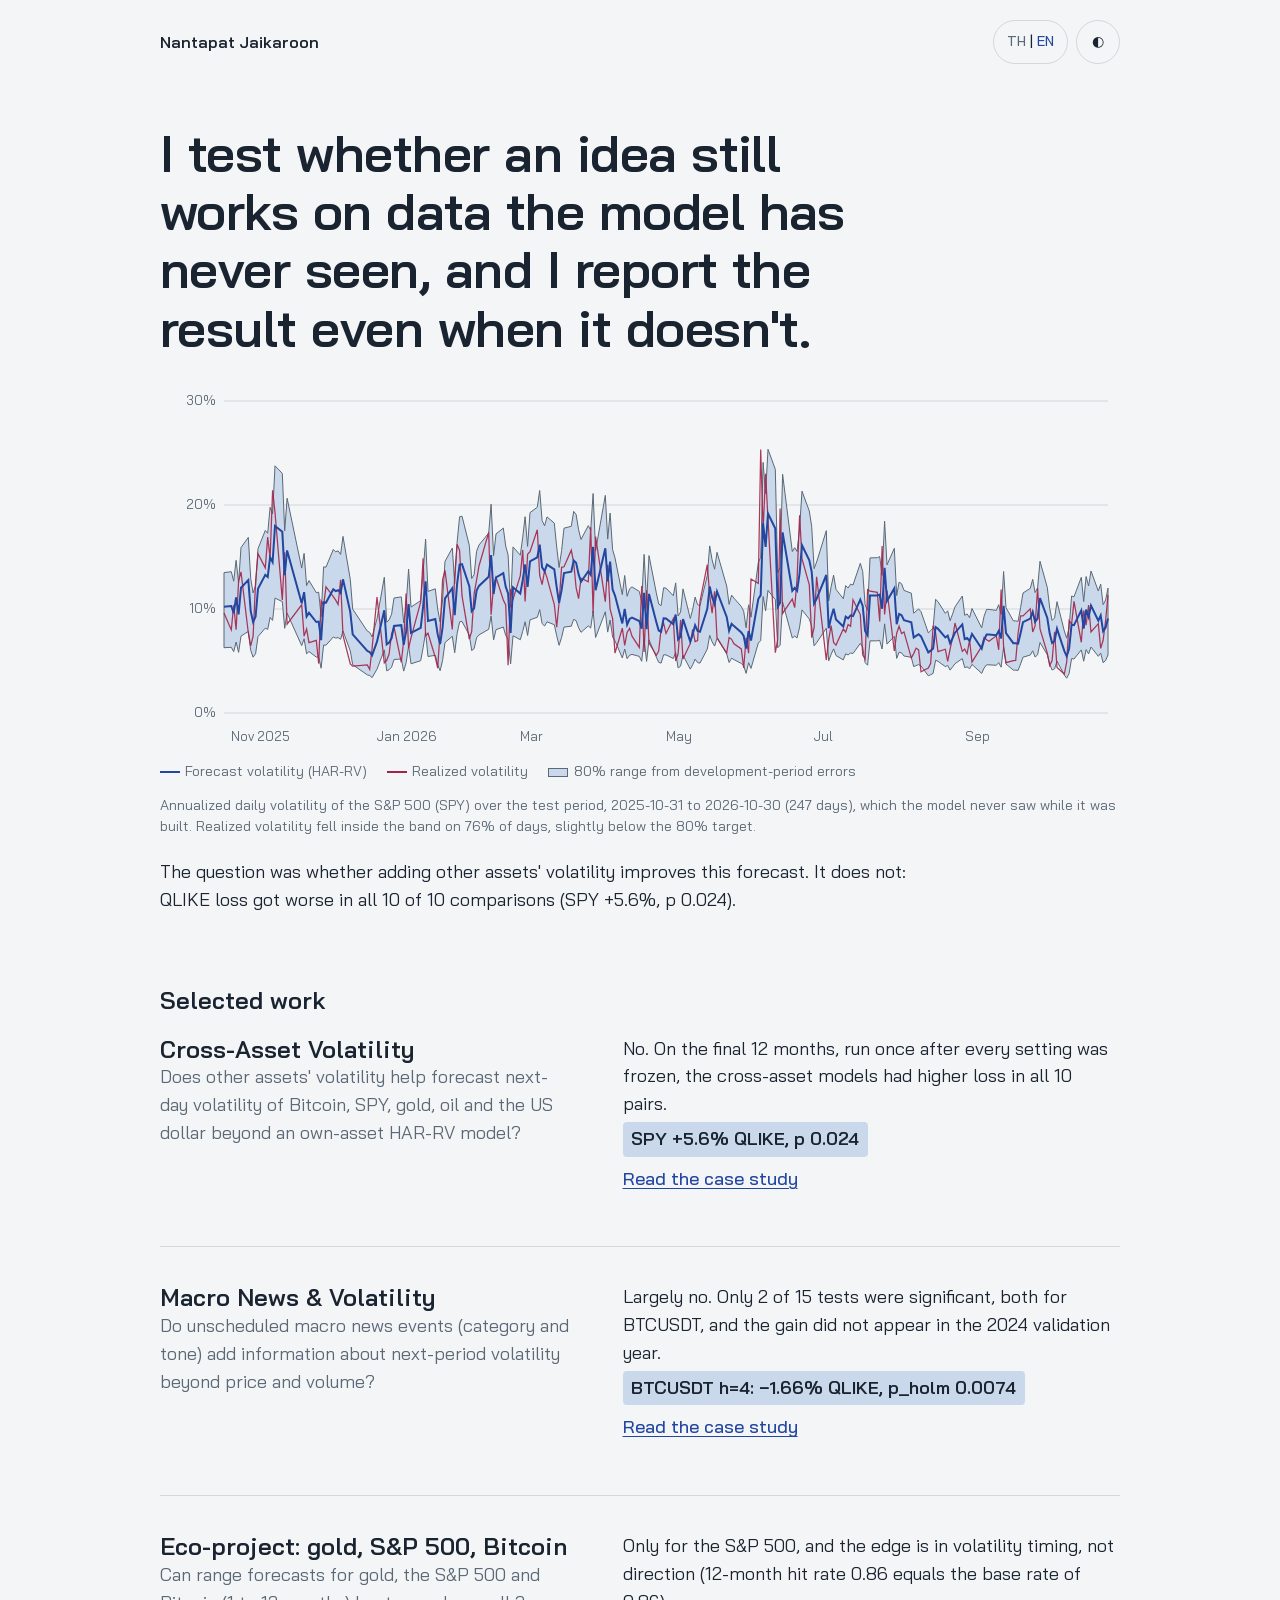
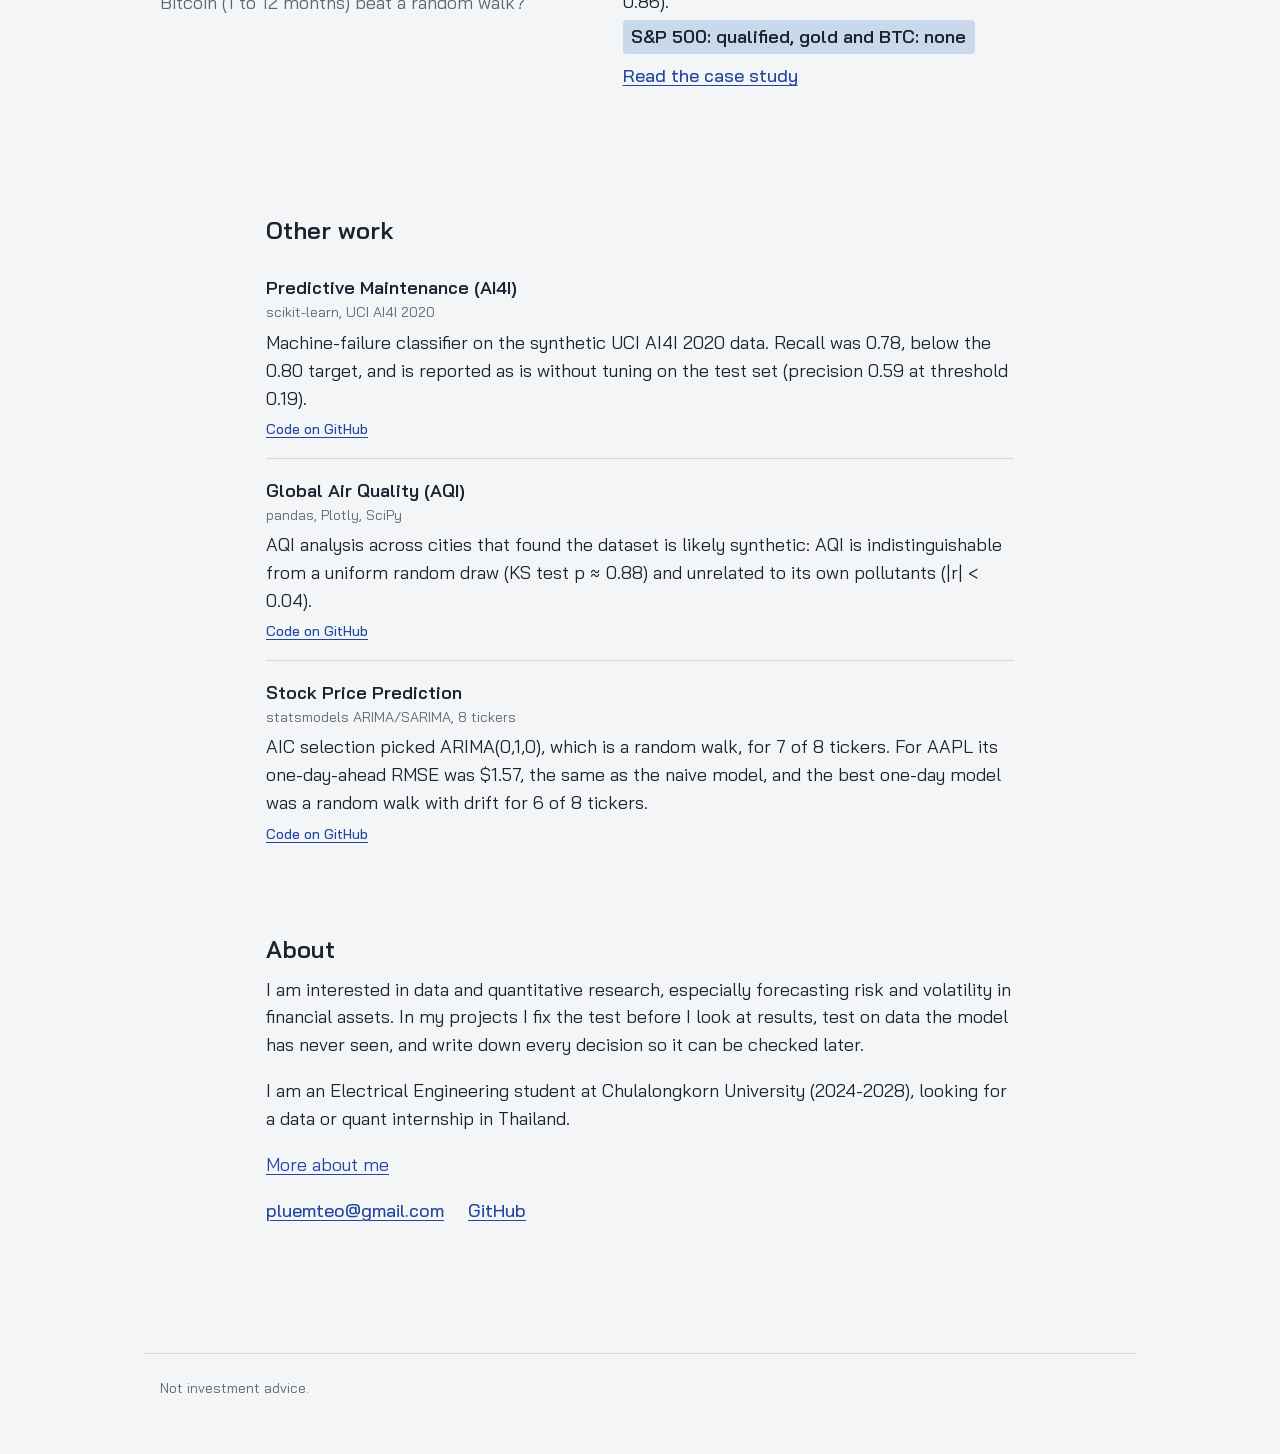
<file: index.html>
<!doctype html>
<html lang="en">
<head>
<meta charset="utf-8">
<meta name="viewport" content="width=device-width, initial-scale=1">
<title data-title-th="ผลงาน: พยากรณ์ ทดสอบ และรายงานผลตามจริง" data-title-en="Portfolio: forecasts, tested and reported honestly">Portfolio: forecasts, tested and reported honestly</title>
<meta name="description" content="Data and quant research portfolio: volatility forecasting, macro news, gold/S&amp;P 500/Bitcoin forecasts.">
<script>(function(){try{var s=sessionStorage.getItem("site-lang")}catch(e){}try{var t=localStorage.getItem("site-theme")}catch(e){}var d=document.documentElement,l=s==="th"?"th":"en";d.setAttribute("data-lang",l);d.setAttribute("lang",l);if(t==="light"||t==="dark")d.setAttribute("data-theme",t)})();</script>
<link rel="preconnect" href="https://fonts.googleapis.com">
<link rel="preconnect" href="https://fonts.gstatic.com" crossorigin>
<link rel="stylesheet" href="https://fonts.googleapis.com/css2?family=Bai+Jamjuree:wght@400;500;600&amp;display=swap">
<link rel="stylesheet" href="css/style.css">
<script src="js/site-config.js" defer></script>
<script src="js/main.js" defer></script>
</head>
<body>
<header class="site-header wide">
  <a class="home" href="index.html"><span lang="th" data-site="nameTh">นันทพัทธ์ ใจการุณ</span><span lang="en" data-site="nameEn">Nantapat Jaikaroon</span></a>
  <div class="controls">
    <button type="button" class="lang-toggle"><span data-l="th" class="off">TH</span> | <span data-l="en" class="on">EN</span><span class="sr-only" lang="th"> (เปลี่ยนภาษา)</span><span class="sr-only" lang="en"> (change language)</span></button>
    <button type="button" class="theme-toggle" data-label-th="ธีมมืด" data-label-en="Dark theme" aria-label="Dark theme" aria-pressed="false">◐</button>
  </div>
</header>

<main>
  <section id="intro" class="wide">
    <h1 class="hero-title" lang="th"><span class="ph">ผมทดสอบว่า</span><span class="ph">แนวคิดหรือกลยุทธ์หนึ่ง</span><span class="ph">ยังคงใช้ได้ผล</span><span class="ph">กับข้อมูล</span><span class="ph">ที่โมเดลไม่เคยเห็นมาก่อน</span><span class="ph">หรือไม่</span> <span class="ph">และผมรายงานผล</span><span class="ph">ตามความเป็นจริง</span> <span class="ph">แม้ว่าผลลัพธ์</span><span class="ph">จะออกมาไม่ดีก็ตาม</span></h1>
    <h1 class="hero-title" lang="en">I test whether an idea still works on data the model has never seen, and I report the result even when it doesn't.</h1>

    <figure class="hero-chart">
<svg viewBox="0 0 960 360" xmlns="http://www.w3.org/2000/svg" role="img" aria-label="SPY next-day volatility, HAR-RV forecast vs realized, annualized percent, 2025-10-31 to 2026-10-30. Blue line: forecast. Red line: realized. Shaded band: 80% range from development-period forecast errors." data-label-en="SPY next-day volatility, HAR-RV forecast vs realized, annualized percent, 2025-10-31 to 2026-10-30. Blue line: forecast. Red line: realized. Shaded band: 80% range from development-period forecast errors." data-label-th="ความผันผวนวันถัดไปของ SPY ค่าพยากรณ์ HAR-RV เทียบค่าจริง เป็นเปอร์เซ็นต์ต่อปี 2025-10-31 ถึง 2026-10-30 เส้นสีน้ำเงินคือค่าพยากรณ์ เส้นสีแดงคือค่าจริง แถบแรเงาคือช่วง 80% จากความคลาดเคลื่อนในช่วงพัฒนาโมเดล">
<line class="grid" x1="64" x2="948" y1="324.0" y2="324.0"/>
<text x="56" y="328.0" text-anchor="end">0%</text>
<line class="grid" x1="64" x2="948" y1="220.0" y2="220.0"/>
<text x="56" y="224.0" text-anchor="end">10%</text>
<line class="grid" x1="64" x2="948" y1="116.0" y2="116.0"/>
<text x="56" y="120.0" text-anchor="end">20%</text>
<line class="grid" x1="64" x2="948" y1="12.0" y2="12.0"/>
<text x="56" y="16.0" text-anchor="end">30%</text>
<text x="71.3" y="352" text-anchor="start">Nov 2025</text>
<text x="217.0" y="352" text-anchor="start">Jan 2026</text>
<text x="360.3" y="352" text-anchor="start">Mar</text>
<text x="506.0" y="352" text-anchor="start">May</text>
<text x="654.1" y="352" text-anchor="start">Jul</text>
<text x="804.7" y="352" text-anchor="start">Sep</text>
<path class="band" fill="var(--band)" stroke="var(--muted)" stroke-width="1" stroke-linejoin="round" vector-effect="non-scaling-stroke" d="M64.0,183.6 L71.3,182.7 L73.7,192.2 L76.1,171.3 L78.6,193.6 L81.0,158.6 L88.3,148.4 L90.7,189.3 L93.1,203.9 L95.6,196.4 L98.0,159.8 L105.3,141.4 L107.7,144.3 L110.1,118.3 L112.6,124.8 L115.0,76.8 L122.3,84.4 L124.7,141.9 L127.1,109.2 L141.7,179.1 L144.1,164.4 L146.6,196.6 L149.0,191.6 L156.3,203.7 L158.7,203.2 L161.1,227.7 L163.6,177.9 L166.0,178.1 L173.3,160.5 L175.7,162.9 L178.1,161.8 L180.6,165.4 L183.0,147.4 L190.3,190.6 L192.7,220.1 L207.3,242.1 L209.7,243.4 L212.1,247.9 L217.0,229.8 L224.3,188.3 L226.7,233.2 L229.1,230.9 L231.6,225.2 L234.0,209.0 L241.3,207.9 L243.7,233.8 L246.1,216.1 L248.6,180.1 L251.0,218.1 L260.7,211.6 L263.1,183.7 L265.6,150.1 L268.0,202.4 L275.3,199.8 L277.7,220.1 L280.1,233.0 L282.6,210.8 L285.0,172.4 L292.3,159.1 L294.7,194.6 L297.1,153.3 L299.6,127.8 L302.0,127.2 L309.3,156.3 L311.7,189.5 L314.1,185.7 L316.6,162.3 L319.0,156.0 L328.7,144.1 L331.1,115.2 L333.6,166.7 L336.0,144.9 L343.3,139.1 L345.7,157.0 L348.1,166.0 L350.6,218.3 L353.0,157.9 L360.3,166.2 L362.7,148.5 L365.1,127.7 L367.6,157.4 L370.0,123.6 L377.3,118.2 L379.7,101.5 L382.1,131.6 L384.6,136.8 L387.0,127.9 L394.3,134.1 L396.7,157.9 L399.1,178.5 L401.6,161.5 L404.0,139.2 L411.3,137.3 L413.7,122.4 L416.1,125.5 L418.6,140.8 L421.0,150.5 L428.3,136.6 L430.7,141.4 L433.1,104.5 L435.6,161.7 L445.3,106.4 L447.7,150.1 L450.1,124.1 L452.6,160.6 L455.0,168.9 L462.3,205.6 L464.7,186.5 L467.1,207.3 L469.6,199.8 L472.0,197.9 L479.3,202.4 L481.7,212.8 L484.1,165.4 L486.6,213.1 L489.0,166.6 L496.3,203.8 L498.7,215.0 L501.1,216.6 L503.6,198.8 L506.0,199.1 L513.3,206.7 L515.7,193.9 L518.1,227.0 L520.6,223.0 L523.0,199.9 L530.3,229.5 L532.7,220.3 L535.1,208.1 L537.6,215.6 L540.0,216.7 L547.3,186.4 L549.7,156.9 L552.1,170.9 L554.6,180.2 L557.0,163.3 L566.7,197.0 L569.1,215.4 L571.6,206.1 L574.0,209.2 L581.3,217.5 L583.7,222.3 L586.1,238.8 L588.6,215.8 L591.0,228.2 L598.3,173.5 L600.7,168.3 L603.1,73.4 L605.6,104.6 L608.0,60.3 L615.3,80.3 L617.7,183.8 L620.1,178.2 L622.6,85.2 L632.3,162.6 L634.7,158.7 L637.1,162.5 L639.6,139.2 L642.0,102.2 L649.3,122.0 L651.7,137.6 L654.1,179.6 L656.6,173.1 L666.3,141.7 L668.7,211.9 L671.1,197.9 L673.6,186.1 L676.0,200.4 L683.3,209.7 L685.7,196.6 L688.1,199.0 L690.6,195.1 L693.0,196.0 L700.3,174.3 L702.7,182.6 L705.1,215.6 L707.6,221.3 L710.0,168.9 L717.3,168.7 L719.7,167.6 L722.1,186.4 L724.6,132.2 L727.0,175.9 L734.3,159.3 L736.7,206.6 L739.1,193.1 L741.6,194.8 L744.0,201.4 L751.3,204.2 L753.7,224.2 L756.1,222.1 L758.6,219.9 L761.0,222.7 L768.3,243.9 L770.7,241.6 L773.1,238.9 L775.6,210.3 L778.0,212.7 L785.3,224.3 L787.7,221.8 L790.1,231.7 L792.6,224.9 L795.0,217.9 L802.3,207.0 L804.7,226.3 L807.1,224.9 L809.6,228.7 L812.0,219.5 L821.7,238.9 L824.1,227.2 L826.6,220.4 L829.0,220.4 L836.3,221.4 L838.7,215.7 L841.1,225.5 L843.6,182.5 L846.0,218.6 L853.3,231.8 L855.7,231.9 L858.1,232.4 L860.6,218.4 L863.0,204.0 L870.3,199.3 L872.7,190.3 L875.1,203.5 L877.6,198.9 L880.0,172.3 L887.3,198.5 L889.7,219.1 L892.1,231.5 L894.6,228.9 L897.0,212.7 L904.3,242.0 L906.7,249.1 L909.1,239.0 L911.6,207.0 L914.0,207.8 L921.3,188.3 L923.7,212.6 L926.1,187.5 L928.6,197.0 L931.0,182.0 L938.3,202.0 L940.7,195.1 L943.1,215.7 L945.6,211.0 L948.0,199.1 L948.0,266.0 L945.6,271.5 L943.1,273.7 L940.7,264.1 L938.3,267.3 L931.0,258.0 L928.6,264.9 L926.1,260.6 L923.7,272.2 L921.3,260.9 L914.0,270.0 L911.6,269.6 L909.1,284.5 L906.7,289.2 L904.3,285.9 L897.0,272.2 L894.6,279.8 L892.1,281.0 L889.7,275.2 L887.3,265.7 L880.0,253.5 L877.6,265.8 L875.1,268.0 L872.7,261.8 L870.3,266.0 L863.0,268.2 L860.6,274.9 L858.1,281.4 L855.7,281.2 L853.3,281.1 L846.0,275.0 L843.6,258.2 L841.1,278.2 L838.7,273.6 L836.3,276.3 L829.0,275.8 L826.6,275.8 L824.1,279.0 L821.7,284.4 L812.0,275.4 L809.6,279.7 L807.1,277.9 L804.7,278.6 L802.3,269.6 L795.0,274.7 L792.6,277.9 L790.1,281.1 L787.7,276.5 L785.3,277.6 L778.0,272.3 L775.6,271.2 L773.1,284.4 L770.7,285.7 L768.3,286.8 L761.0,276.9 L758.6,275.6 L756.1,276.6 L753.7,277.6 L751.3,268.3 L744.0,267.0 L741.6,263.9 L739.1,263.2 L736.7,269.4 L734.3,247.4 L727.0,255.1 L724.6,234.8 L722.1,260.0 L719.7,251.3 L717.3,251.8 L710.0,251.9 L707.6,276.2 L705.1,273.6 L702.7,258.2 L700.3,254.4 L693.0,264.5 L690.6,264.0 L688.1,265.9 L685.7,264.8 L683.3,270.9 L676.0,266.5 L673.6,259.9 L671.1,265.4 L668.7,271.9 L666.3,239.2 L656.6,253.8 L654.1,256.8 L651.7,237.3 L649.3,230.1 L642.0,220.9 L639.6,238.1 L637.1,248.9 L634.7,247.1 L632.3,249.0 L622.6,213.0 L620.1,256.2 L617.7,258.8 L615.3,210.7 L608.0,201.4 L605.6,222.0 L603.1,207.5 L600.7,251.6 L598.3,254.0 L591.0,279.4 L588.6,273.7 L586.1,284.4 L583.7,276.7 L581.3,274.5 L574.0,270.6 L571.6,269.2 L569.1,273.5 L566.7,264.9 L557.0,249.3 L554.6,257.1 L552.1,252.8 L549.7,246.3 L547.3,260.0 L540.0,274.1 L537.6,273.6 L535.1,270.1 L532.7,275.8 L530.3,280.1 L523.0,266.3 L520.6,277.1 L518.1,278.9 L515.7,263.5 L513.3,269.5 L506.0,265.9 L503.6,265.8 L501.1,274.1 L498.7,273.3 L496.3,268.1 L489.0,250.8 L486.6,272.4 L484.1,250.2 L481.7,272.3 L479.3,267.4 L472.0,265.4 L469.6,266.3 L467.1,269.7 L464.7,260.1 L462.3,268.9 L455.0,251.9 L452.6,248.0 L450.1,231.0 L447.7,243.1 L445.3,222.8 L435.6,248.5 L433.1,221.9 L430.7,239.1 L428.3,236.9 L421.0,243.3 L418.6,238.8 L416.1,231.7 L413.7,230.3 L411.3,237.2 L404.0,238.1 L401.6,248.4 L399.1,256.3 L396.7,246.8 L394.3,235.7 L387.0,232.8 L384.6,237.0 L382.1,234.6 L379.7,220.6 L377.3,228.3 L370.0,230.8 L367.6,246.5 L365.1,232.8 L362.7,242.4 L360.3,250.7 L353.0,246.8 L350.6,274.9 L348.1,250.5 L345.7,246.4 L343.3,238.0 L336.0,240.7 L333.6,250.9 L331.1,226.9 L328.7,240.3 L319.0,245.9 L316.6,248.8 L314.1,259.7 L311.7,261.5 L309.3,246.0 L302.0,232.5 L299.6,232.8 L297.1,244.6 L294.7,263.8 L292.3,247.3 L285.0,253.5 L282.6,271.4 L280.1,281.7 L277.7,275.7 L275.3,266.3 L268.0,267.5 L265.6,243.1 L263.1,258.8 L260.7,271.7 L251.0,274.8 L248.6,257.1 L246.1,273.8 L243.7,282.1 L241.3,270.0 L234.0,270.5 L231.6,278.1 L229.1,280.7 L226.7,281.8 L224.3,260.9 L217.0,280.2 L212.1,288.6 L209.7,286.5 L207.3,285.9 L192.7,275.7 L190.3,262.0 L183.0,241.9 L180.6,250.3 L178.1,248.6 L175.7,249.1 L173.3,248.0 L166.0,256.2 L163.6,256.1 L161.1,279.2 L158.7,267.8 L156.3,268.1 L149.0,262.5 L146.6,264.8 L144.1,249.8 L141.7,256.6 L127.1,224.1 L124.7,239.3 L122.3,212.6 L115.0,209.1 L112.6,231.4 L110.1,228.4 L107.7,240.4 L105.3,239.1 L98.0,247.6 L95.6,264.7 L93.1,268.2 L90.7,261.4 L88.3,242.4 L81.0,247.1 L78.6,263.4 L76.1,253.0 L73.7,262.7 L71.3,258.3 L64.0,258.7 Z"/>
<path class="line-draw realized" style="--len: 6836" fill="none" stroke="var(--realized)" d="M64.0,224.1 L71.3,240.9 L73.7,216.0 L76.1,240.6 L78.6,192.0 L81.0,182.9 L88.3,243.7 L90.7,256.9 L93.1,247.2 L95.6,192.5 L98.0,164.7 L105.3,178.9 L107.7,148.1 L110.1,169.2 L112.6,101.2 L115.0,123.5 L122.3,210.9 L124.7,163.3 L127.1,235.2 L141.7,215.8 L144.1,247.1 L146.6,240.0 L149.0,253.6 L156.3,251.4 L158.7,274.6 L161.1,211.8 L163.6,216.6 L166.0,197.9 L173.3,207.6 L175.7,211.2 L178.1,215.5 L180.6,190.9 L183.0,246.5 L190.3,275.0 L192.7,277.2 L207.3,275.9 L209.7,280.5 L212.1,259.4 L217.0,208.0 L224.3,273.8 L226.7,271.3 L229.1,265.0 L231.6,244.8 L234.0,237.9 L241.3,273.3 L243.7,251.7 L246.1,204.6 L248.6,259.4 L251.0,248.9 L260.7,213.0 L263.1,169.2 L265.6,246.7 L268.0,244.2 L275.3,268.4 L277.7,279.2 L280.1,241.9 L282.6,190.7 L285.0,181.3 L292.3,240.4 L294.7,186.7 L297.1,155.3 L299.6,161.4 L302.0,206.7 L309.3,250.1 L311.7,242.5 L314.1,204.8 L316.6,191.0 L319.0,177.0 L328.7,143.3 L331.1,225.8 L333.6,196.4 L336.0,188.2 L343.3,210.9 L345.7,215.9 L348.1,276.2 L350.6,200.0 L353.0,210.4 L360.3,186.6 L362.7,161.0 L365.1,212.5 L367.6,165.3 L370.0,162.6 L377.3,140.7 L379.7,186.5 L382.1,195.6 L384.6,181.5 L387.0,188.9 L394.3,215.5 L396.7,238.2 L399.1,213.3 L401.6,178.3 L404.0,177.8 L411.3,161.2 L413.7,173.6 L416.1,198.6 L418.6,209.7 L421.0,189.1 L428.3,192.7 L430.7,138.3 L433.1,224.2 L435.6,147.5 L445.3,212.6 L447.7,175.9 L450.1,220.1 L452.6,229.6 L455.0,264.1 L462.3,239.2 L464.7,256.4 L467.1,243.5 L469.6,239.3 L472.0,247.2 L479.3,258.4 L481.7,197.1 L484.1,262.9 L486.6,201.4 L489.0,253.8 L496.3,266.2 L498.7,262.0 L501.1,239.9 L503.6,234.2 L506.0,244.5 L513.3,229.7 L515.7,272.0 L518.1,264.8 L520.6,231.1 L523.0,269.9 L530.3,254.4 L532.7,240.3 L535.1,252.6 L537.6,251.5 L540.0,212.3 L547.3,175.7 L549.7,206.5 L552.1,224.2 L554.6,202.2 L557.0,248.5 L566.7,264.0 L569.1,248.5 L571.6,250.3 L574.0,254.8 L581.3,259.9 L583.7,279.0 L586.1,248.7 L588.6,264.2 L591.0,190.0 L598.3,194.4 L600.7,60.5 L603.1,141.5 L605.6,84.8 L608.0,130.4 L615.3,263.6 L617.7,250.6 L620.1,119.4 L622.6,224.4 L632.3,210.0 L634.7,218.6 L637.1,189.4 L639.6,126.2 L642.0,169.8 L649.3,195.9 L651.7,248.7 L654.1,238.8 L656.6,187.8 L666.3,270.9 L668.7,250.7 L671.1,236.7 L673.6,253.4 L676.0,256.1 L683.3,240.0 L685.7,243.2 L688.1,235.5 L690.6,237.3 L693.0,210.7 L700.3,225.6 L702.7,265.7 L705.1,269.9 L707.6,200.6 L710.0,202.2 L717.3,203.4 L719.7,232.5 L722.1,157.0 L724.6,225.4 L727.0,201.3 L734.3,262.0 L736.7,244.2 L739.1,237.2 L741.6,244.6 L744.0,242.9 L751.3,268.8 L753.7,264.6 L756.1,259.1 L758.6,260.9 L761.0,282.8 L768.3,279.1 L770.7,274.3 L773.1,236.7 L775.6,243.9 L778.0,262.6 L785.3,260.2 L787.7,272.3 L790.1,260.1 L792.6,248.9 L795.0,234.0 L802.3,262.4 L804.7,260.0 L807.1,264.7 L809.6,251.2 L812.0,273.2 L821.7,257.4 L824.1,248.5 L826.6,250.7 L829.0,252.2 L836.3,246.8 L838.7,260.8 L841.1,200.6 L843.6,258.2 L846.0,273.6 L853.3,271.7 L855.7,271.4 L858.1,244.2 L860.6,226.9 L863.0,226.9 L870.3,219.8 L872.7,243.0 L875.1,236.9 L877.6,199.0 L880.0,240.0 L887.3,264.1 L889.7,276.6 L892.1,271.5 L894.6,242.8 L897.0,278.5 L904.3,285.0 L906.7,273.0 L909.1,231.7 L911.6,235.0 L914.0,212.4 L921.3,253.3 L923.7,221.5 L926.1,236.2 L928.6,216.0 L931.0,243.0 L938.3,234.7 L940.7,259.4 L943.1,251.3 L945.6,231.7 L948.0,206.0"/>
<path class="line-draw forecast" style="--len: 3924" fill="none" stroke="var(--cobalt)" d="M64.0,217.7 L71.3,217.0 L73.7,224.3 L76.1,208.4 L78.6,225.3 L81.0,198.8 L88.3,191.1 L90.7,222.1 L93.1,233.1 L95.6,227.5 L98.0,199.7 L105.3,185.8 L107.7,188.0 L110.1,168.4 L112.6,173.2 L115.0,136.9 L122.3,142.7 L124.7,186.2 L127.1,161.4 L141.7,214.3 L144.1,203.2 L146.6,227.6 L149.0,223.8 L156.3,233.0 L158.7,232.6 L161.1,251.1 L163.6,213.4 L166.0,213.6 L173.3,200.3 L175.7,202.1 L178.1,201.2 L180.6,204.0 L183.0,190.3 L190.3,223.1 L192.7,245.3 L207.3,262.0 L209.7,263.0 L212.1,266.4 L217.0,252.7 L224.3,221.3 L226.7,255.3 L229.1,253.6 L231.6,249.2 L234.0,237.0 L241.3,236.2 L243.7,255.7 L246.1,242.4 L248.6,215.1 L251.0,243.9 L260.7,238.9 L263.1,217.8 L265.6,192.4 L268.0,232.0 L275.3,230.0 L277.7,245.4 L280.1,255.1 L282.6,238.3 L285.0,209.3 L292.3,199.2 L294.7,226.1 L297.1,194.8 L299.6,175.5 L302.0,175.1 L309.3,197.1 L311.7,222.2 L314.1,219.3 L316.6,201.6 L319.0,196.9 L328.7,187.8 L331.1,166.0 L333.6,205.0 L336.0,188.5 L343.3,184.1 L345.7,197.7 L348.1,204.4 L350.6,244.0 L353.0,198.3 L360.3,204.6 L362.7,191.2 L365.1,175.5 L367.6,197.9 L370.0,172.4 L377.3,168.3 L379.7,155.6 L382.1,178.4 L384.6,182.3 L387.0,175.6 L394.3,180.3 L396.7,198.3 L399.1,213.9 L401.6,201.0 L404.0,184.1 L411.3,182.7 L413.7,171.4 L416.1,173.7 L418.6,185.4 L421.0,192.7 L428.3,182.2 L430.7,185.8 L433.1,157.9 L435.6,201.2 L445.3,159.3 L447.7,192.4 L450.1,172.7 L452.6,200.4 L455.0,206.6 L462.3,234.4 L464.7,220.0 L467.1,235.7 L469.6,230.0 L472.0,228.6 L479.3,232.0 L481.7,239.8 L484.1,203.9 L486.6,240.1 L489.0,204.9 L496.3,233.0 L498.7,241.5 L501.1,242.7 L503.6,229.3 L506.0,229.5 L513.3,235.2 L515.7,225.6 L518.1,250.6 L520.6,247.6 L523.0,230.1 L530.3,252.5 L532.7,245.5 L535.1,236.3 L537.6,242.0 L540.0,242.8 L547.3,219.9 L549.7,197.5 L552.1,208.2 L554.6,215.2 L557.0,202.4 L566.7,227.9 L569.1,241.8 L571.6,234.8 L574.0,237.1 L581.3,243.4 L583.7,247.0 L586.1,259.5 L588.6,242.1 L591.0,251.5 L598.3,210.1 L600.7,206.1 L603.1,134.4 L605.6,157.9 L608.0,124.5 L615.3,139.6 L617.7,217.9 L620.1,213.6 L622.6,143.3 L632.3,201.9 L634.7,198.9 L637.1,201.8 L639.6,184.1 L642.0,156.2 L649.3,171.2 L651.7,182.9 L654.1,214.7 L656.6,209.8 L666.3,186.0 L668.7,239.2 L671.1,228.6 L673.6,219.7 L676.0,230.4 L683.3,237.5 L685.7,227.6 L688.1,229.4 L690.6,226.4 L693.0,227.1 L700.3,210.7 L702.7,217.0 L705.1,241.9 L707.6,246.3 L710.0,206.6 L717.3,206.5 L719.7,205.6 L722.1,219.8 L724.6,178.8 L727.0,211.9 L734.3,199.4 L736.7,235.2 L739.1,225.0 L741.6,226.2 L744.0,231.2 L751.3,233.3 L753.7,248.5 L756.1,246.9 L758.6,245.2 L761.0,247.4 L768.3,263.4 L770.7,261.6 L773.1,259.6 L775.6,238.0 L778.0,239.8 L785.3,248.5 L787.7,246.7 L790.1,254.2 L792.6,249.0 L795.0,243.7 L802.3,235.4 L804.7,250.1 L807.1,249.0 L809.6,251.9 L812.0,244.9 L821.7,259.6 L824.1,250.7 L826.6,245.6 L829.0,245.6 L836.3,246.3 L838.7,242.0 L841.1,249.5 L843.6,216.9 L846.0,244.2 L853.3,254.2 L855.7,254.3 L858.1,254.7 L860.6,244.1 L863.0,233.2 L870.3,229.6 L872.7,222.8 L875.1,232.8 L877.6,229.3 L880.0,209.2 L887.3,229.0 L889.7,244.6 L892.1,254.0 L894.6,252.0 L897.0,239.7 L904.3,261.9 L906.7,267.3 L909.1,259.7 L911.6,235.5 L914.0,236.1 L921.3,221.3 L923.7,239.7 L926.1,220.7 L928.6,227.9 L931.0,216.5 L938.3,231.6 L940.7,226.5 L943.1,242.1 L945.6,238.5 L948.0,229.5"/>
</svg>
      <ul class="legend">
        <li><span class="key key-forecast" aria-hidden="true"></span><span lang="th">ค่าพยากรณ์ (HAR-RV)</span><span lang="en">Forecast volatility (HAR-RV)</span></li>
        <li><span class="key key-realized" aria-hidden="true"></span><span lang="th">ค่าที่เกิดจริง</span><span lang="en">Realized volatility</span></li>
        <li><span class="key key-band" aria-hidden="true"></span><span lang="th">ช่วง 80% จากความคลาดเคลื่อนช่วงพัฒนาโมเดล</span><span lang="en">80% range from development-period errors</span></li>
      </ul>
      <figcaption>
        <span lang="th">volatility รายวันของ S&amp;P 500 (SPY) แบบปรับเป็นรายปี ในช่วงทดสอบ 2025-10-31 ถึง 2026-10-30 (247 วัน) ซึ่งโมเดลไม่เคยเห็นตอนสร้าง ค่าจริงตกอยู่ในแถบ 76% ของวัน ต่ำกว่าเป้า 80% เล็กน้อย</span>
        <span lang="en">Annualized daily volatility of the S&amp;P 500 (SPY) over the test period, 2025-10-31 to 2026-10-30 (247 days), which the model never saw while it was built. Realized volatility fell inside the band on 76% of days, slightly below the 80% target.</span>
      </figcaption>
    </figure>

    <p class="result-line" lang="th">โจทย์คือ ถ้าใส่ volatility ของสินทรัพย์อื่นเพิ่มเข้าไป การพยากรณ์จะแม่นขึ้นหรือเปล่า คำตอบคือไม่ QLIKE แย่ลงครบทั้ง 10 จาก 10 คู่ที่เทียบ (SPY +5.6%, p 0.024)</p>
    <p class="result-line" lang="en">The question was whether adding other assets' volatility improves this forecast. It does not: QLIKE loss got worse in all 10 of 10 comparisons (SPY +5.6%, p 0.024).</p>
  </section>

  <section id="featured" class="wide" aria-labelledby="featured-h">
    <h2 id="featured-h"><span lang="th">งานเด่น</span><span lang="en">Selected work</span></h2>

    <article class="project-row">
      <div class="side-q">
        <h3><span lang="th">Cross-Asset Volatility</span><span lang="en">Cross-Asset Volatility</span></h3>
        <p class="q" lang="th">ถ้าเอา volatility ของสินทรัพย์อื่นมาช่วย จะพยากรณ์ volatility วันถัดไปของ Bitcoin, SPY, ทอง, น้ำมัน และดอลลาร์ ได้ดีกว่า HAR-RV ที่ใช้แค่ข้อมูลของตัวเองหรือไม่</p>
        <p class="q" lang="en">Does other assets' volatility help forecast next-day volatility of Bitcoin, SPY, gold, oil and the US dollar beyond an own-asset HAR-RV model?</p>
      </div>
      <div class="side-a">
        <p class="a" lang="th">ไม่ช่วย ทดสอบครั้งเดียวกับข้อมูล 12 เดือนสุดท้ายหลังล็อกทุกค่าแล้ว โมเดลที่เพิ่มข้อมูลสินทรัพย์อื่นมี loss สูงกว่าทั้ง 10 คู่</p>
        <p class="a" lang="en">No. On the final 12 months, run once after every setting was frozen, the cross-asset models had higher loss in all 10 pairs.</p>
        <span class="figure-num" lang="th">SPY +5.6% QLIKE, p 0.024</span>
        <span class="figure-num" lang="en">SPY +5.6% QLIKE, p 0.024</span>
        <p><a class="more" href="projects/volatility.html"><span lang="th">อ่านกรณีศึกษา</span><span lang="en">Read the case study</span></a></p>
      </div>
    </article>

    <article class="project-row">
      <div class="side-q">
        <h3><span lang="th">Macro News &amp; Volatility</span><span lang="en">Macro News &amp; Volatility</span></h3>
        <p class="q" lang="th">ข่าวเศรษฐกิจที่ออกมาแบบไม่มีกำหนดล่วงหน้า (ดูทั้งประเภทข่าวและน้ำเสียงของข่าว) ช่วยพยากรณ์ volatility รายชั่วโมงได้มากกว่าการใช้แค่ราคาและปริมาณซื้อขายหรือไม่</p>
        <p class="q" lang="en">Do unscheduled macro news events (category and tone) add information about next-period volatility beyond price and volume?</p>
      </div>
      <div class="side-a">
        <p class="a" lang="th">แทบไม่ช่วย มีนัยสำคัญแค่ 2 จาก 15 การทดสอบ ทั้งสองเป็น BTCUSDT และไม่เห็นผลแบบเดียวกันในข้อมูลปี 2024</p>
        <p class="a" lang="en">Largely no. Only 2 of 15 tests were significant, both for BTCUSDT, and the gain did not appear in the 2024 validation year.</p>
        <span class="figure-num" lang="th">BTCUSDT h=4: −1.66% QLIKE, p_holm 0.0074</span>
        <span class="figure-num" lang="en">BTCUSDT h=4: −1.66% QLIKE, p_holm 0.0074</span>
        <p><a class="more" href="projects/macro-news.html"><span lang="th">อ่านกรณีศึกษา</span><span lang="en">Read the case study</span></a></p>
      </div>
    </article>

    <article class="project-row">
      <div class="side-q">
        <h3><span lang="th">Eco-project: ทองคำ, S&amp;P 500, Bitcoin</span><span lang="en">Eco-project: gold, S&amp;P 500, Bitcoin</span></h3>
        <p class="q" lang="th">พยากรณ์ช่วงราคาของทอง, S&amp;P 500 และ Bitcoin ล่วงหน้า 1 ถึง 12 เดือน ได้ดีกว่า random walk หรือไม่</p>
        <p class="q" lang="en">Can range forecasts for gold, the S&amp;P 500 and Bitcoin (1 to 12 months) beat a random walk?</p>
      </div>
      <div class="side-a">
        <p class="a" lang="th">ได้เฉพาะ S&amp;P 500 และที่ดีกว่าคือการปรับความกว้างของช่วงตาม volatility ไม่ใช่การทายทิศทาง (hit rate ที่ 12 เดือน 0.86 เท่ากับสัดส่วนที่ตลาดขึ้นจริง 0.86)</p>
        <p class="a" lang="en">Only for the S&amp;P 500, and the edge is in volatility timing, not direction (12-month hit rate 0.86 equals the base rate of 0.86).</p>
        <span class="figure-num" lang="th">S&amp;P 500: ผ่านเกณฑ์, ทองและ BTC: ไม่ผ่าน</span>
        <span class="figure-num" lang="en">S&amp;P 500: qualified, gold and BTC: none</span>
        <p><a class="more" href="projects/eco-project.html"><span lang="th">อ่านกรณีศึกษา</span><span lang="en">Read the case study</span></a></p>
      </div>
    </article>
  </section>

  <section id="other" class="wrap" aria-labelledby="other-h">
    <h2 id="other-h"><span lang="th">งานอื่น</span><span lang="en">Other work</span></h2>
    <ul class="other-list">
      <li>
        <span class="name"><span lang="th">Predictive Maintenance (AI4I)</span><span lang="en">Predictive Maintenance (AI4I)</span></span>
        <span class="tools">scikit-learn, UCI AI4I 2020</span>
        <span lang="th">โมเดลทำนายว่าเครื่องจักรจะเสียหรือไม่ จากข้อมูลสังเคราะห์ UCI AI4I 2020 ได้ recall 0.78 ต่ำกว่าเป้า 0.80 ผมรายงานตามนั้นโดยไม่กลับไปจูนกับ test set (precision 0.59 ที่ threshold 0.19)</span>
        <span lang="en">Machine-failure classifier on the synthetic UCI AI4I 2020 data. Recall was 0.78, below the 0.80 target, and is reported as is without tuning on the test set (precision 0.59 at threshold 0.19).</span>
        <a class="code" href="https://github.com/Nantapatpluem/portfolio-projects/tree/main/predictive-maintenance-ai4i"><span lang="th">ดูโค้ดบน GitHub</span><span lang="en">Code on GitHub</span></a>
      </li>
      <li>
        <span class="name"><span lang="th">Global Air Quality (AQI)</span><span lang="en">Global Air Quality (AQI)</span></span>
        <span class="tools">pandas, Plotly, SciPy</span>
        <span lang="th">วิเคราะห์ AQI ของหลายเมือง แล้วพบว่า dataset น่าจะถูกสร้างขึ้น ไม่ใช่ข้อมูลจริง เพราะ AQI ไม่ต่างจากเลขสุ่มแบบ uniform (KS test p ≈ 0.88) และไม่สัมพันธ์กับค่าสารมลพิษในชุดเดียวกันเลย (|r| &lt; 0.04)</span>
        <span lang="en">AQI analysis across cities that found the dataset is likely synthetic: AQI is indistinguishable from a uniform random draw (KS test p ≈ 0.88) and unrelated to its own pollutants (|r| &lt; 0.04).</span>
        <a class="code" href="https://github.com/Nantapatpluem/portfolio-projects/tree/main/global-air-quality"><span lang="th">ดูโค้ดบน GitHub</span><span lang="en">Code on GitHub</span></a>
      </li>
      <li>
        <span class="name"><span lang="th">Stock Price Prediction</span><span lang="en">Stock Price Prediction</span></span>
        <span class="tools">statsmodels ARIMA/SARIMA, 8 tickers</span>
        <span lang="th">เมื่อเลือกโมเดลด้วย AIC ได้ ARIMA(0,1,0) ซึ่งก็คือ random walk ใน 7 จาก 8 หุ้น สำหรับ AAPL ค่า RMSE ของการพยากรณ์วันถัดไปคือ $1.57 เท่ากับโมเดล naive และโมเดลที่ดีที่สุดสำหรับวันถัดไปคือ random walk แบบมี drift ใน 6 จาก 8 หุ้น</span>
        <span lang="en">AIC selection picked ARIMA(0,1,0), which is a random walk, for 7 of 8 tickers. For AAPL its one-day-ahead RMSE was $1.57, the same as the naive model, and the best one-day model was a random walk with drift for 6 of 8 tickers.</span>
        <a class="code" href="https://github.com/Nantapatpluem/portfolio-projects/tree/main/stock-price-prediction"><span lang="th">ดูโค้ดบน GitHub</span><span lang="en">Code on GitHub</span></a>
      </li>
    </ul>
  </section>

  <section id="about" class="wrap" aria-labelledby="about-h">
    <h2 id="about-h"><span lang="th">เกี่ยวกับผม</span><span lang="en">About</span></h2>
    <p lang="th">ผมสนใจงานด้าน data และการวิจัยเชิงปริมาณ โดยเฉพาะการพยากรณ์ความเสี่ยงและความผันผวนของสินทรัพย์การเงิน เวลาทำโปรเจกต์ ผมกำหนดวิธีทดสอบไว้ก่อนดูผล ทดสอบกับข้อมูลที่โมเดลไม่เคยเห็น และจดทุกการตัดสินใจไว้ให้ตรวจย้อนหลังได้</p>
    <p lang="en">I am interested in data and quantitative research, especially forecasting risk and volatility in financial assets. In my projects I fix the test before I look at results, test on data the model has never seen, and write down every decision so it can be checked later.</p>
    <p lang="th">ตอนนี้เป็นนิสิตวิศวกรรมไฟฟ้า คณะวิศวกรรมศาสตร์ จุฬาลงกรณ์มหาวิทยาลัย (2024-2028) และกำลังหาที่ฝึกงานด้าน data หรือ quant ในประเทศไทย</p>
    <p lang="en">I am an Electrical Engineering student at Chulalongkorn University (2024-2028), looking for a data or quant internship in Thailand.</p>
    <p><a class="more" href="about.html"><span lang="th">ดูข้อมูลส่วนตัว</span><span lang="en">More about me</span></a></p>
    <ul class="contact">
      <li><a data-site="email" href="mailto:pluemteo@gmail.com">pluemteo@gmail.com</a></li>
      <li hidden><a data-site="github" data-keep-text>GitHub</a></li>
      <li hidden><a data-site="linkedin" data-keep-text>LinkedIn</a></li>
    </ul>
  </section>
</main>

<footer class="site-footer wide">
  <p lang="th">ไม่ใช่คำแนะนำการลงทุน</p>
  <p lang="en">Not investment advice.</p>
</footer>
</body>
</html>
</file>
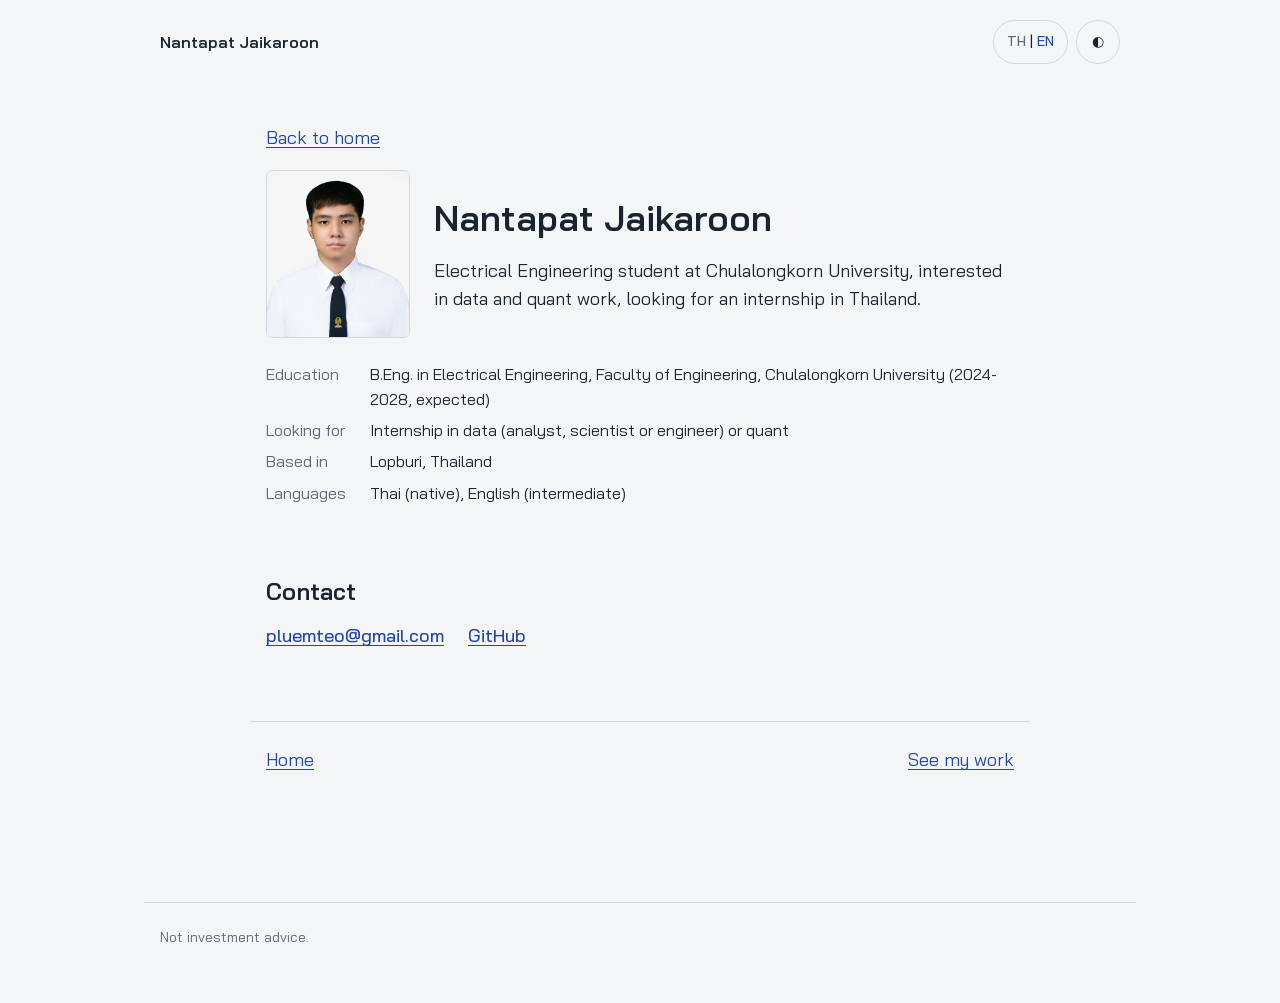
<file: about.html>
<!doctype html>
<html lang="en">
<head>
<meta charset="utf-8">
<meta name="viewport" content="width=device-width, initial-scale=1">
<meta name="description" content="Nantapat Jaikaroon: Electrical Engineering student at Chulalongkorn University, interested in data and quant research, looking for an internship in Thailand.">
<title data-title-th="เกี่ยวกับผม: นันทพัทธ์ ใจการุณ" data-title-en="About: Nantapat Jaikaroon">About: Nantapat Jaikaroon</title>
<script>(function(){try{var s=sessionStorage.getItem("site-lang")}catch(e){}try{var t=localStorage.getItem("site-theme")}catch(e){}var d=document.documentElement,l=s==="th"?"th":"en";d.setAttribute("data-lang",l);d.setAttribute("lang",l);if(t==="light"||t==="dark")d.setAttribute("data-theme",t)})();</script>
<link rel="preconnect" href="https://fonts.googleapis.com">
<link rel="preconnect" href="https://fonts.gstatic.com" crossorigin>
<link rel="stylesheet" href="https://fonts.googleapis.com/css2?family=Bai+Jamjuree:wght@400;500;600&amp;display=swap">
<link rel="stylesheet" href="css/style.css">
<script src="js/site-config.js" defer></script>
<script src="js/main.js" defer></script>
</head>
<body>
<header class="site-header wide">
  <a class="home" href="index.html"><span lang="th" data-site="nameTh">นันทพัทธ์ ใจการุณ</span><span lang="en" data-site="nameEn">Nantapat Jaikaroon</span></a>
  <div class="controls">
    <button type="button" class="lang-toggle"><span data-l="th" class="off">TH</span> | <span data-l="en" class="on">EN</span><span class="sr-only" lang="th"> (เปลี่ยนภาษา)</span><span class="sr-only" lang="en"> (change language)</span></button>
    <button type="button" class="theme-toggle" data-label-th="ธีมมืด" data-label-en="Dark theme" aria-label="Dark theme" aria-pressed="false">◐</button>
  </div>
</header>

<main class="case-body">
  <header class="case-head wrap">
    <p><a href="index.html#about"><span lang="th">กลับหน้าแรก</span><span lang="en">Back to home</span></a></p>
    <div class="profile-head">
      <img class="profile-photo" src="assets/img/profile.jpg" width="480" height="561" alt="Portrait of Nantapat Jaikaroon in Chulalongkorn University student uniform" data-alt-th="รูปนันทพัทธ์ ใจการุณ ในชุดนิสิตจุฬาลงกรณ์มหาวิทยาลัย" data-alt-en="Portrait of Nantapat Jaikaroon in Chulalongkorn University student uniform">
      <div>
        <h1><span lang="th">นันทพัทธ์ ใจการุณ</span><span lang="en">Nantapat Jaikaroon</span></h1>
        <p class="lede" lang="th">นิสิตวิศวกรรมไฟฟ้า จุฬาลงกรณ์มหาวิทยาลัย สนใจงานด้าน data และ quant และกำลังหาที่ฝึกงานในประเทศไทย</p>
        <p class="lede" lang="en">Electrical Engineering student at Chulalongkorn University, interested in data and quant work, looking for an internship in Thailand.</p>
      </div>
    </div>
    <dl class="case-facts">
      <dt><span lang="th">การศึกษา</span><span lang="en">Education</span></dt>
      <dd><span lang="th">วิศวกรรมศาสตรบัณฑิต สาขาวิศวกรรมไฟฟ้า คณะวิศวกรรมศาสตร์ จุฬาลงกรณ์มหาวิทยาลัย (2024-2028, คาดว่าจะจบ)</span><span lang="en">B.Eng. in Electrical Engineering, Faculty of Engineering, Chulalongkorn University (2024-2028, expected)</span></dd>
      <dt><span lang="th">ตำแหน่งที่สนใจ</span><span lang="en">Looking for</span></dt>
      <dd><span lang="th">ฝึกงานสาย data (Data Analyst, Data Scientist หรือ Data Engineer) หรือสาย quant</span><span lang="en">Internship in data (analyst, scientist or engineer) or quant</span></dd>
      <dt><span lang="th">ที่อยู่</span><span lang="en">Based in</span></dt>
      <dd><span lang="th">ลพบุรี ประเทศไทย</span><span lang="en">Lopburi, Thailand</span></dd>
      <dt><span lang="th">ภาษา</span><span lang="en">Languages</span></dt>
      <dd><span lang="th">ไทย (ภาษาแม่), อังกฤษ (ระดับกลาง)</span><span lang="en">Thai (native), English (intermediate)</span></dd>
    </dl>
  </header>

  <section class="wrap" aria-labelledby="contact-h">
    <h2 id="contact-h"><span lang="th">ติดต่อ</span><span lang="en">Contact</span></h2>
    <ul class="contact">
      <li><a data-site="email" href="mailto:pluemteo@gmail.com">pluemteo@gmail.com</a></li>
      <li hidden><a data-site="github" data-keep-text>GitHub</a></li>
      <li hidden><a data-site="linkedin" data-keep-text>LinkedIn</a></li>
    </ul>
  </section>

  <nav class="case-nav wrap" data-label-th="หน้าในเว็บ" data-label-en="Site pages" aria-label="Site pages">
    <a href="index.html"><span lang="th">หน้าแรก</span><span lang="en">Home</span></a>
    <a href="index.html#featured"><span lang="th">ดูผลงาน</span><span lang="en">See my work</span></a>
  </nav>
</main>

<footer class="site-footer wide">
  <p lang="th">ไม่ใช่คำแนะนำการลงทุน</p>
  <p lang="en">Not investment advice.</p>
</footer>
</body>
</html>
</file>
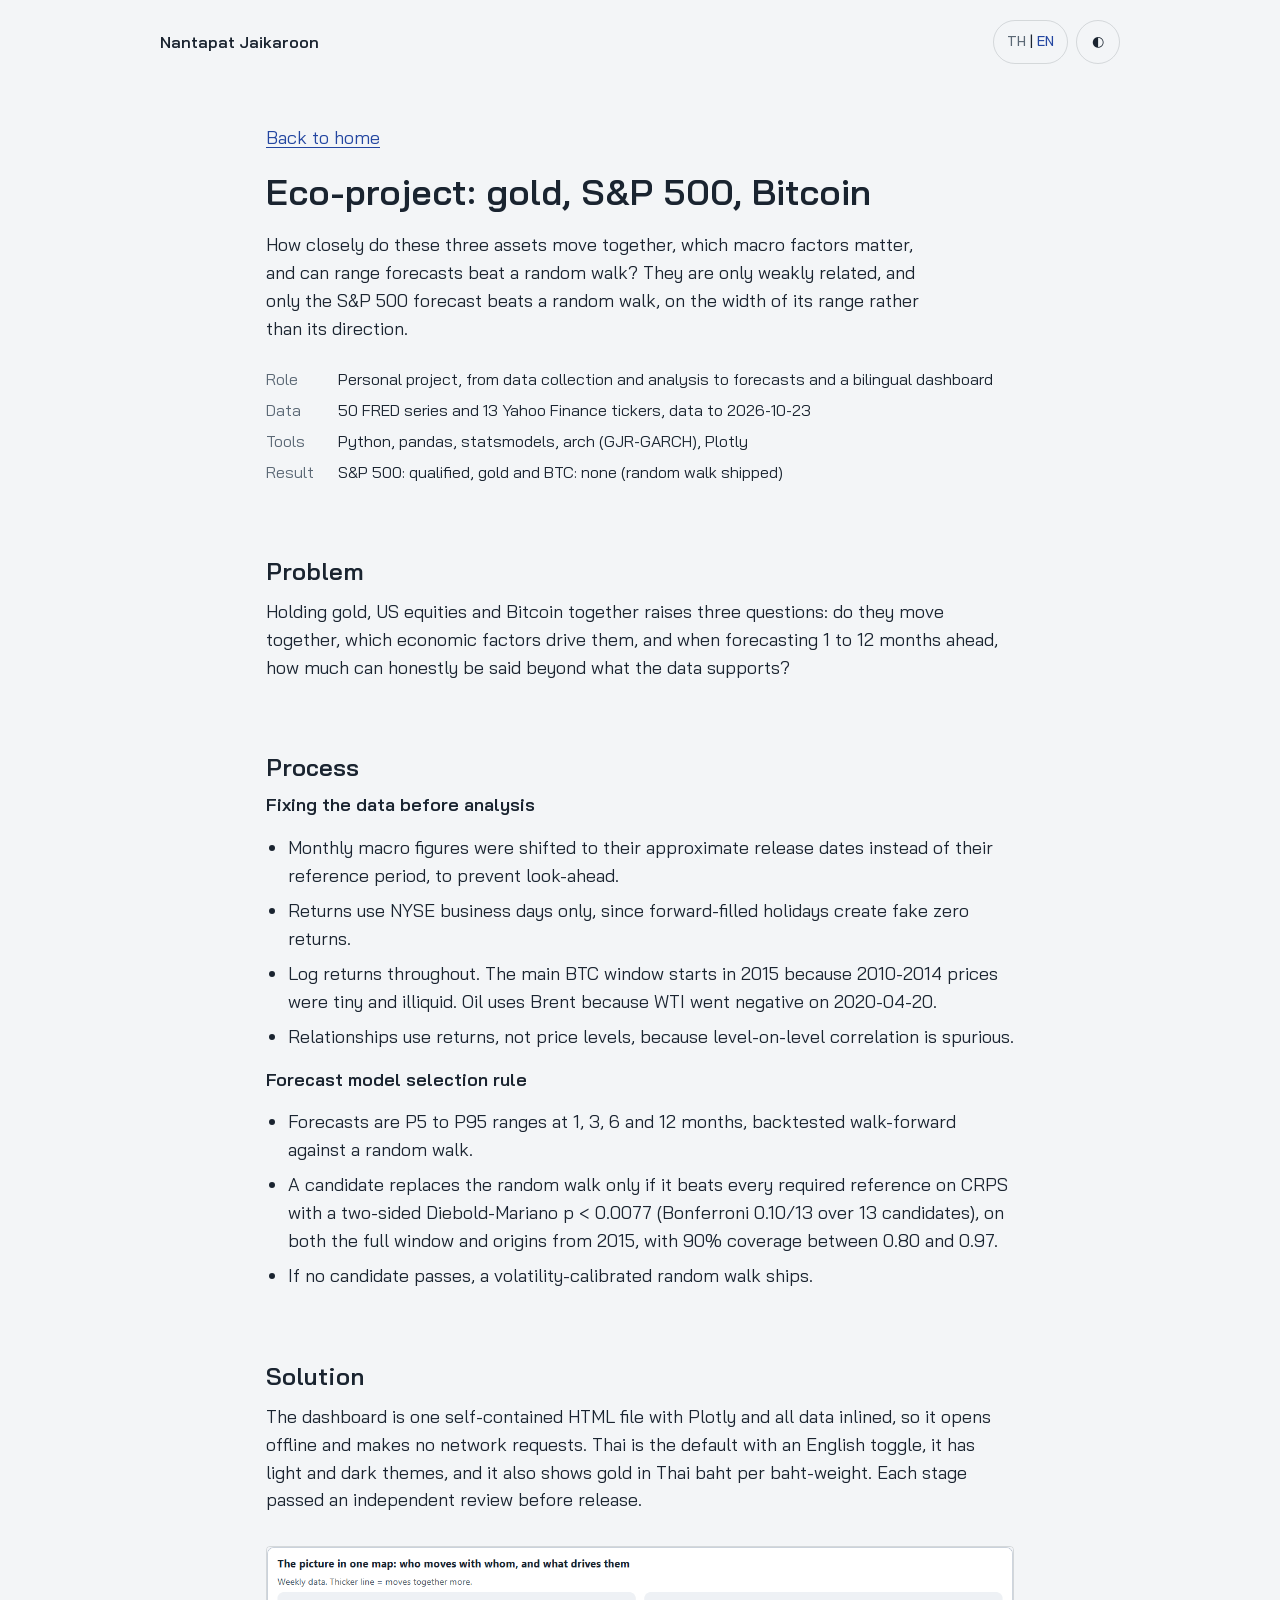
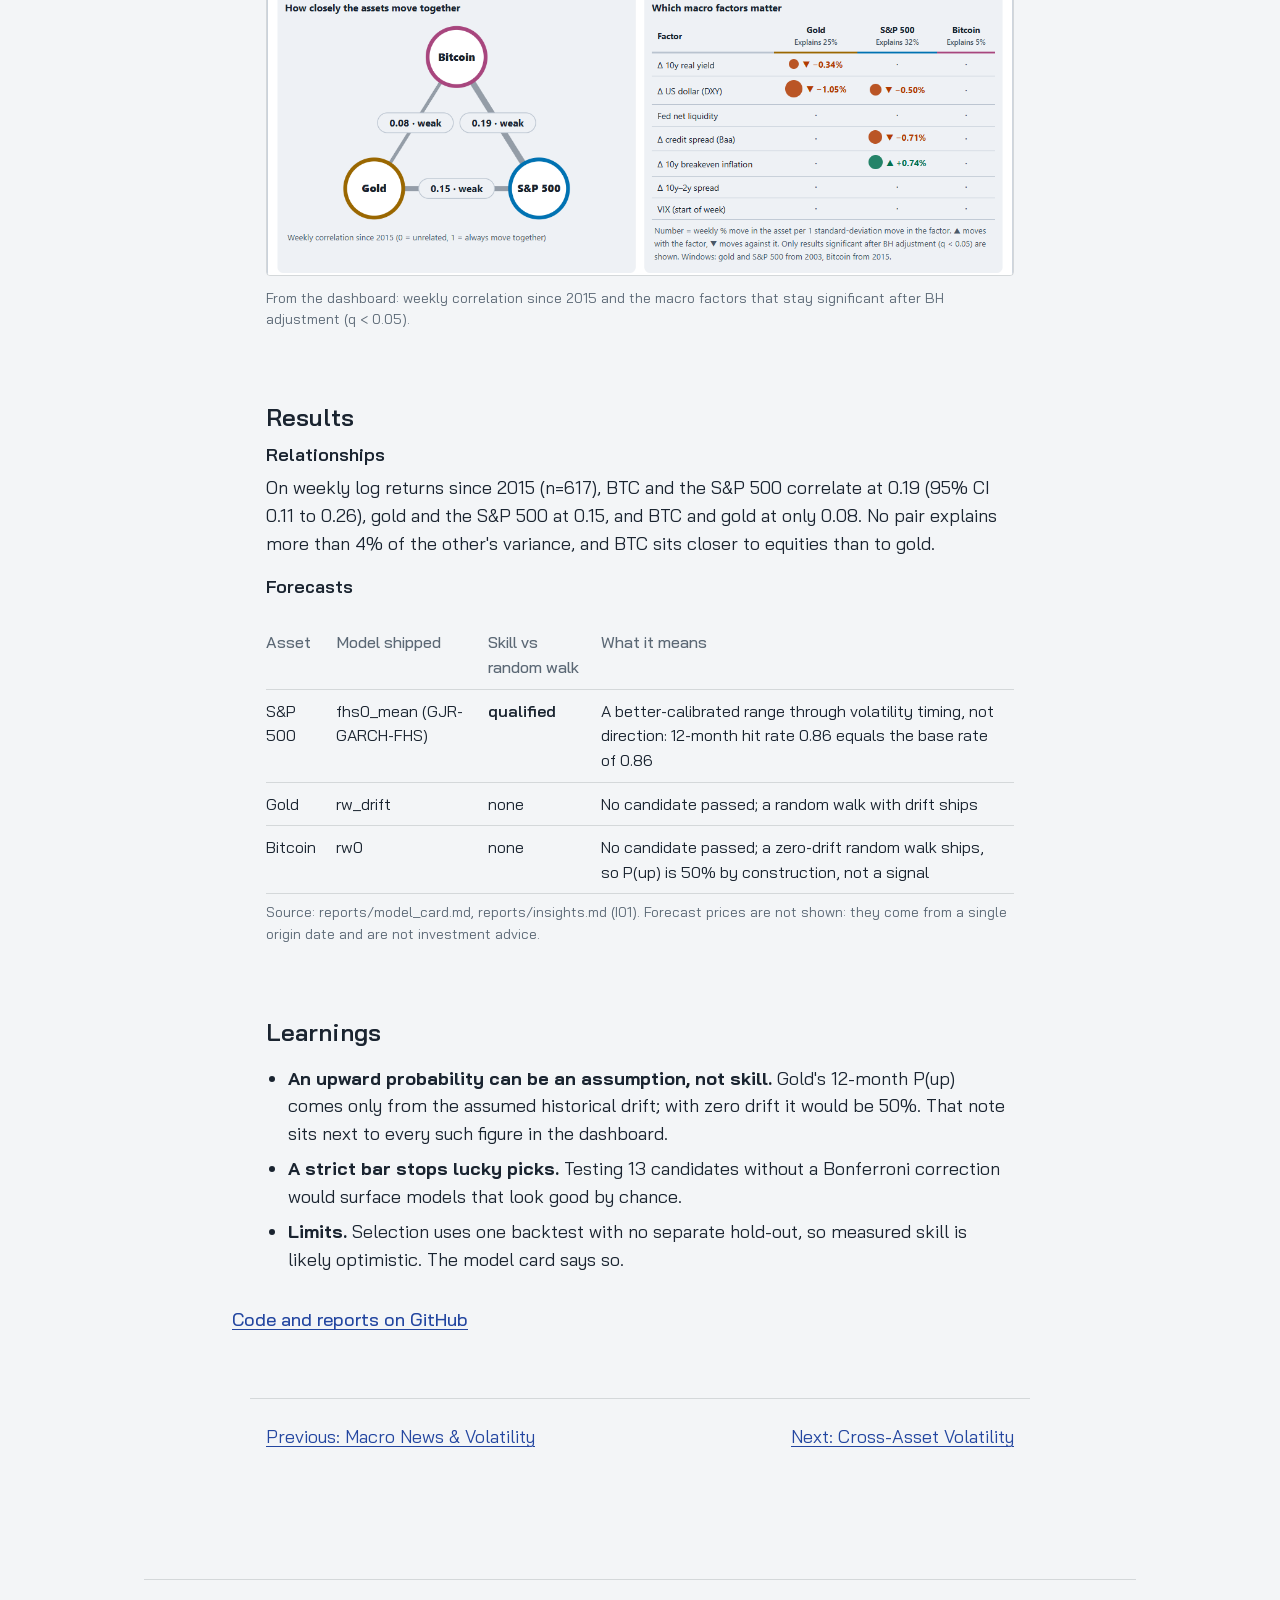
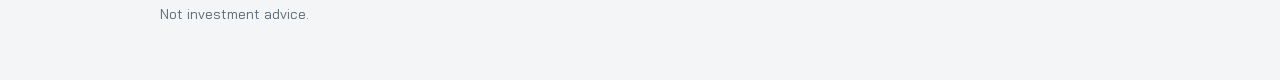
<file: projects/eco-project.html>
<!doctype html>
<html lang="en">
<head>
<meta charset="utf-8">
<meta name="viewport" content="width=device-width, initial-scale=1">
<meta name="description" content="Case study: range forecasts for gold, the S&amp;P 500 and Bitcoin at 1 to 12 months, tested against a random walk.">
<title data-title-th="Eco-project: ทองคำ, S&amp;P 500, Bitcoin" data-title-en="Eco-project: gold, S&amp;P 500, Bitcoin">Eco-project: gold, S&amp;P 500, Bitcoin</title>
<script>(function(){try{var s=sessionStorage.getItem("site-lang")}catch(e){}try{var t=localStorage.getItem("site-theme")}catch(e){}var d=document.documentElement,l=s==="th"?"th":"en";d.setAttribute("data-lang",l);d.setAttribute("lang",l);if(t==="light"||t==="dark")d.setAttribute("data-theme",t)})();</script>
<link rel="preconnect" href="https://fonts.googleapis.com">
<link rel="preconnect" href="https://fonts.gstatic.com" crossorigin>
<link rel="stylesheet" href="https://fonts.googleapis.com/css2?family=Bai+Jamjuree:wght@400;500;600&amp;display=swap">
<link rel="stylesheet" href="../css/style.css">
<script src="../js/site-config.js" defer></script>
<script src="../js/main.js" defer></script>
</head>
<body>
<header class="site-header wide">
  <a class="home" href="../index.html"><span lang="th" data-site="nameTh">นันทพัทธ์ ใจการุณ</span><span lang="en" data-site="nameEn">Nantapat Jaikaroon</span></a>
  <div class="controls">
    <button type="button" class="lang-toggle"><span data-l="th" class="off">TH</span> | <span data-l="en" class="on">EN</span><span class="sr-only" lang="th"> (เปลี่ยนภาษา)</span><span class="sr-only" lang="en"> (change language)</span></button>
    <button type="button" class="theme-toggle" data-label-th="ธีมมืด" data-label-en="Dark theme" aria-label="Dark theme" aria-pressed="false">◐</button>
  </div>
</header>

<main class="case-body">
  <header class="case-head wrap">
    <p><a href="../index.html#featured"><span lang="th">กลับหน้าแรก</span><span lang="en">Back to home</span></a></p>
    <h1><span lang="th">Eco-project: ทองคำ, S&amp;P 500, Bitcoin</span><span lang="en">Eco-project: gold, S&amp;P 500, Bitcoin</span></h1>
    <p class="lede" lang="th">สามสินทรัพย์นี้เคลื่อนไหวสัมพันธ์กันแค่ไหน ปัจจัยเศรษฐกิจตัวไหนมีผล และพยากรณ์ช่วงราคาได้ดีกว่า random walk หรือไม่ คำตอบคือสัมพันธ์กันน้อย และพยากรณ์ได้ดีกว่าเฉพาะ S&amp;P 500 โดยดีกว่าที่ความกว้างของช่วง ไม่ใช่ทิศทาง</p>
    <p class="lede" lang="en">How closely do these three assets move together, which macro factors matter, and can range forecasts beat a random walk? They are only weakly related, and only the S&amp;P 500 forecast beats a random walk, on the width of its range rather than its direction.</p>
    <dl class="case-facts">
      <dt><span lang="th">บทบาท</span><span lang="en">Role</span></dt>
      <dd><span lang="th">โปรเจกต์ส่วนตัว ตั้งแต่ดึงข้อมูล วิเคราะห์ พยากรณ์ ไปจนถึง dashboard สองภาษา</span><span lang="en">Personal project, from data collection and analysis to forecasts and a bilingual dashboard</span></dd>
      <dt><span lang="th">ข้อมูล</span><span lang="en">Data</span></dt>
      <dd><span lang="th">50 ชุดข้อมูลจาก FRED และ 13 สินทรัพย์จาก Yahoo Finance ข้อมูลถึง 2026-10-23</span><span lang="en">50 FRED series and 13 Yahoo Finance tickers, data to 2026-10-23</span></dd>
      <dt><span lang="th">เครื่องมือ</span><span lang="en">Tools</span></dt>
      <dd>Python, pandas, statsmodels, arch (GJR-GARCH), Plotly</dd>
      <dt><span lang="th">ผล</span><span lang="en">Result</span></dt>
      <dd><span lang="th">S&amp;P 500: ผ่านเกณฑ์, ทองและ BTC: ไม่ผ่าน (ใช้ random walk)</span><span lang="en">S&amp;P 500: qualified, gold and BTC: none (random walk shipped)</span></dd>
    </dl>
  </header>

  <section class="wrap">
    <h2><span lang="th">โจทย์</span><span lang="en">Problem</span></h2>
    <p lang="th">ถ้าถือทองคำ หุ้นสหรัฐ และ Bitcoin ไว้ด้วยกัน ก็ต้องรู้ว่าสามอย่างนี้ขึ้นลงไปด้วยกันไหม ปัจจัยเศรษฐกิจตัวไหนเป็นตัวขับ และถ้าจะพยากรณ์ล่วงหน้า 1 ถึง 12 เดือน เราพูดได้แค่ไหนโดยไม่เกินกว่าที่ข้อมูลรองรับ</p>
    <p lang="en">Holding gold, US equities and Bitcoin together raises three questions: do they move together, which economic factors drive them, and when forecasting 1 to 12 months ahead, how much can honestly be said beyond what the data supports?</p>
  </section>

  <section class="wrap">
    <h2><span lang="th">วิธีทำ</span><span lang="en">Process</span></h2>
    <h3><span lang="th">แก้ปัญหาข้อมูลก่อนวิเคราะห์</span><span lang="en">Fixing the data before analysis</span></h3>
    <ul lang="th">
      <li>เลื่อนตัวเลขเศรษฐกิจรายเดือนไปไว้ที่วันที่ประกาศจริง ไม่ใช่วันของงวดข้อมูล เพื่อไม่ให้แอบใช้ข้อมูลอนาคต</li>
      <li>คำนวณ return เฉพาะวันทำการของ NYSE เพราะถ้าเติมราคาวันหยุดด้วยค่าเดิม จะได้ return เป็นศูนย์ที่ไม่ได้เกิดขึ้นจริง</li>
      <li>ใช้ log return และวิเคราะห์ BTC เป็นหลักตั้งแต่ปี 2015 เพราะช่วง 2010-2014 ราคาต่ำมากและมีการซื้อขายน้อย ส่วนน้ำมันใช้ Brent เพราะราคา WTI ติดลบเมื่อ 2020-04-20</li>
      <li>วัดความสัมพันธ์จาก return ไม่ใช่จากระดับราคา เพราะ correlation ของระดับราคามักสูงเกินจริงทั้งที่ไม่ได้สัมพันธ์กันจริง (spurious)</li>
    </ul>
    <ul lang="en">
      <li>Monthly macro figures were shifted to their approximate release dates instead of their reference period, to prevent look-ahead.</li>
      <li>Returns use NYSE business days only, since forward-filled holidays create fake zero returns.</li>
      <li>Log returns throughout. The main BTC window starts in 2015 because 2010-2014 prices were tiny and illiquid. Oil uses Brent because WTI went negative on 2020-04-20.</li>
      <li>Relationships use returns, not price levels, because level-on-level correlation is spurious.</li>
    </ul>

    <h3><span lang="th">กติกาเลือกโมเดลพยากรณ์</span><span lang="en">Forecast model selection rule</span></h3>
    <ul lang="th">
      <li>พยากรณ์เป็นช่วง P5 ถึง P95 ล่วงหน้า 1, 3, 6 และ 12 เดือน และทดสอบย้อนหลังแบบ walk-forward เทียบกับ random walk</li>
      <li>โมเดลอื่นจะใช้แทน random walk ได้ ต้องมี CRPS ต่ำกว่าโมเดลอ้างอิงทุกตัว ด้วย Diebold-Mariano แบบสองทางที่ p &lt; 0.0077 (Bonferroni 0.10/13 สำหรับ 13 โมเดลทางเลือก) ทั้งในช่วงเต็มและช่วงตั้งแต่ปี 2015 และช่วง 90% ต้องครอบคลุมค่าจริงได้ระหว่าง 0.80 ถึง 0.97</li>
      <li>ถ้าไม่มีโมเดลไหนผ่าน ให้ใช้ random walk ที่ปรับตาม volatility</li>
    </ul>
    <ul lang="en">
      <li>Forecasts are P5 to P95 ranges at 1, 3, 6 and 12 months, backtested walk-forward against a random walk.</li>
      <li>A candidate replaces the random walk only if it beats every required reference on CRPS with a two-sided Diebold-Mariano p &lt; 0.0077 (Bonferroni 0.10/13 over 13 candidates), on both the full window and origins from 2015, with 90% coverage between 0.80 and 0.97.</li>
      <li>If no candidate passes, a volatility-calibrated random walk ships.</li>
    </ul>
  </section>

  <section class="wrap">
    <h2><span lang="th">สิ่งที่ส่งมอบ</span><span lang="en">Solution</span></h2>
    <p lang="th">dashboard เป็นไฟล์ HTML ไฟล์เดียว สร้างด้วย Plotly และฝังข้อมูลไว้ทั้งหมด เปิดได้โดยไม่ต้องต่ออินเทอร์เน็ต ใช้ภาษาไทยเป็นค่าเริ่มต้นและสลับเป็นอังกฤษได้ มีธีมสว่างและมืด และแสดงราคาทองเป็นบาทต่อทองหนึ่งบาทด้วย ทุกขั้นผ่านการตรวจทานก่อนปล่อย</p>
    <p lang="en">The dashboard is one self-contained HTML file with Plotly and all data inlined, so it opens offline and makes no network requests. Thai is the default with an English toggle, it has light and dark themes, and it also shows gold in Thai baht per baht-weight. Each stage passed an independent review before release.</p>

    <figure class="case-figure" lang="th">
      <img src="../assets/img/eco-map-th.png" width="1208" height="530" loading="lazy" alt="แผนผังความสัมพันธ์ของทองคำ S&amp;P 500 และบิตคอยน์ พร้อมตารางปัจจัยมหภาค" data-alt-th="แผนผังความสัมพันธ์ของทองคำ S&amp;P 500 และบิตคอยน์ (0.08, 0.19, 0.15) พร้อมตารางปัจจัยมหภาคที่มีนัยสำคัญ" data-alt-en="Correlation map of gold, the S&amp;P 500 and Bitcoin (0.08, 0.19, 0.15) with a table of significant macro factors">
      <figcaption>ภาพจาก dashboard: correlation รายสัปดาห์ตั้งแต่ปี 2015 และปัจจัยมหภาคที่มีนัยสำคัญหลังปรับ BH (q &lt; 0.05)</figcaption>
    </figure>
    <figure class="case-figure" lang="en">
      <img src="../assets/img/eco-map-en.png" width="1208" height="530" loading="lazy" alt="Correlation map of gold, the S&amp;P 500 and Bitcoin with a table of macro factors" data-alt-th="แผนผังความสัมพันธ์ของทองคำ S&amp;P 500 และบิตคอยน์ (0.08, 0.19, 0.15) พร้อมตารางปัจจัยมหภาคที่มีนัยสำคัญ" data-alt-en="Correlation map of gold, the S&amp;P 500 and Bitcoin (0.08, 0.19, 0.15) with a table of significant macro factors">
      <figcaption>From the dashboard: weekly correlation since 2015 and the macro factors that stay significant after BH adjustment (q &lt; 0.05).</figcaption>
    </figure>
  </section>

  <section class="wrap">
    <h2><span lang="th">ผลลัพธ์</span><span lang="en">Results</span></h2>
    <h3><span lang="th">ความสัมพันธ์</span><span lang="en">Relationships</span></h3>
    <p lang="th">จาก log return รายสัปดาห์ตั้งแต่ปี 2015 (n=617) correlation ของ BTC กับ S&amp;P 500 คือ 0.19 (ช่วงเชื่อมั่น 95%: 0.11 ถึง 0.26) ทองกับ S&amp;P 500 คือ 0.15 และ BTC กับทองคือ 0.08 ไม่มีคู่ไหนอธิบายการเคลื่อนไหวของอีกฝ่ายได้เกิน 4% และ BTC เคลื่อนไหวใกล้เคียงหุ้นมากกว่าทอง</p>
    <p lang="en">On weekly log returns since 2015 (n=617), BTC and the S&amp;P 500 correlate at 0.19 (95% CI 0.11 to 0.26), gold and the S&amp;P 500 at 0.15, and BTC and gold at only 0.08. No pair explains more than 4% of the other's variance, and BTC sits closer to equities than to gold.</p>

    <h3><span lang="th">การพยากรณ์</span><span lang="en">Forecasts</span></h3>
    <div class="table-scroll" lang="th" tabindex="0" role="region" data-label-th="ตารางการพยากรณ์" data-label-en="Forecast table" aria-label="Forecast table">
      <table class="result-table">
        <thead><tr><th>สินทรัพย์</th><th>โมเดลที่ใช้</th><th>skill เทียบ random walk</th><th>ความหมาย</th></tr></thead>
        <tbody>
          <tr><td>S&amp;P 500</td><td>fhs0_mean (GJR-GARCH-FHS)</td><td class="sig">qualified</td><td>ปรับความกว้างของช่วงตาม volatility ได้ดีกว่า แต่ทายทิศทางไม่ได้ดีกว่า: hit rate ที่ 12 เดือน 0.86 เท่ากับ base rate 0.86</td></tr>
          <tr><td>ทองคำ</td><td>rw_drift</td><td>none</td><td>ไม่มีโมเดลไหนผ่านเกณฑ์ ใช้ random walk ที่มี drift</td></tr>
          <tr><td>Bitcoin</td><td>rw0</td><td>none</td><td>ไม่มีโมเดลไหนผ่านเกณฑ์ ใช้ random walk ไม่มี drift โอกาสขึ้นจึงเป็น 50% ตามนิยาม ไม่ใช่สัญญาณ</td></tr>
        </tbody>
      </table>
    </div>
    <div class="table-scroll" lang="en" tabindex="0" role="region" data-label-th="ตารางการพยากรณ์" data-label-en="Forecast table" aria-label="Forecast table">
      <table class="result-table">
        <thead><tr><th>Asset</th><th>Model shipped</th><th>Skill vs random walk</th><th>What it means</th></tr></thead>
        <tbody>
          <tr><td>S&amp;P 500</td><td>fhs0_mean (GJR-GARCH-FHS)</td><td class="sig">qualified</td><td>A better-calibrated range through volatility timing, not direction: 12-month hit rate 0.86 equals the base rate of 0.86</td></tr>
          <tr><td>Gold</td><td>rw_drift</td><td>none</td><td>No candidate passed; a random walk with drift ships</td></tr>
          <tr><td>Bitcoin</td><td>rw0</td><td>none</td><td>No candidate passed; a zero-drift random walk ships, so P(up) is 50% by construction, not a signal</td></tr>
        </tbody>
      </table>
    </div>
    <p class="source"><span lang="th">ที่มา: reports/model_card.md, reports/insights.md (I01) ไม่แสดงราคาที่พยากรณ์ไว้ เพราะเป็นผลจากการพยากรณ์ ณ วันเดียว และไม่ใช่คำแนะนำการลงทุน</span><span lang="en">Source: reports/model_card.md, reports/insights.md (I01). Forecast prices are not shown: they come from a single origin date and are not investment advice.</span></p>
  </section>

  <section class="wrap">
    <h2><span lang="th">สิ่งที่ได้เรียนรู้</span><span lang="en">Learnings</span></h2>
    <ul lang="th">
      <li><strong>โอกาสที่ราคาจะขึ้นอาจมาจากสมมติฐาน ไม่ใช่ความสามารถของโมเดล</strong> โอกาสขึ้นของทองที่ 12 เดือนมาจาก drift ในอดีตที่สมมติไว้เท่านั้น ถ้าตัด drift ออกจะเหลือ 50% ผมจึงเขียนคำอธิบายไว้ข้างตัวเลขนี้ทุกจุดใน dashboard</li>
      <li><strong>เกณฑ์ที่เข้มช่วยกันการเลือกโมเดลที่ดูดีเพราะฟลุก</strong> ถ้าทดสอบ 13 โมเดลโดยไม่ปรับ Bonferroni ก็มีโอกาสเจอโมเดลที่ดูดีโดยบังเอิญ</li>
      <li><strong>ข้อจำกัด</strong> การเลือกโมเดลใช้ backtest ชุดเดียว ไม่มีข้อมูล hold-out แยกไว้ ผลที่วัดได้จึงน่าจะดีเกินจริง ซึ่งเขียนไว้ใน model card แล้ว</li>
    </ul>
    <ul lang="en">
      <li><strong>An upward probability can be an assumption, not skill.</strong> Gold's 12-month P(up) comes only from the assumed historical drift; with zero drift it would be 50%. That note sits next to every such figure in the dashboard.</li>
      <li><strong>A strict bar stops lucky picks.</strong> Testing 13 candidates without a Bonferroni correction would surface models that look good by chance.</li>
      <li><strong>Limits.</strong> Selection uses one backtest with no separate hold-out, so measured skill is likely optimistic. The model card says so.</li>
    </ul>
  </section>

  <p class="wrap code-link"><a href="https://github.com/Nantapatpluem/portfolio-projects/tree/main/eco-project"><span lang="th">ดูโค้ดและรายงานบน GitHub</span><span lang="en">Code and reports on GitHub</span></a></p>

  <nav class="case-nav wrap" data-label-th="กรณีศึกษา" data-label-en="Case studies" aria-label="Case studies">
    <a href="macro-news.html"><span lang="th">ก่อนหน้า: Macro News &amp; Volatility</span><span lang="en">Previous: Macro News &amp; Volatility</span></a>
    <a href="volatility.html"><span lang="th">ถัดไป: Cross-Asset Volatility</span><span lang="en">Next: Cross-Asset Volatility</span></a>
  </nav>
</main>

<footer class="site-footer wide">
  <p lang="th">ไม่ใช่คำแนะนำการลงทุน</p>
  <p lang="en">Not investment advice.</p>
</footer>
</body>
</html>
</file>
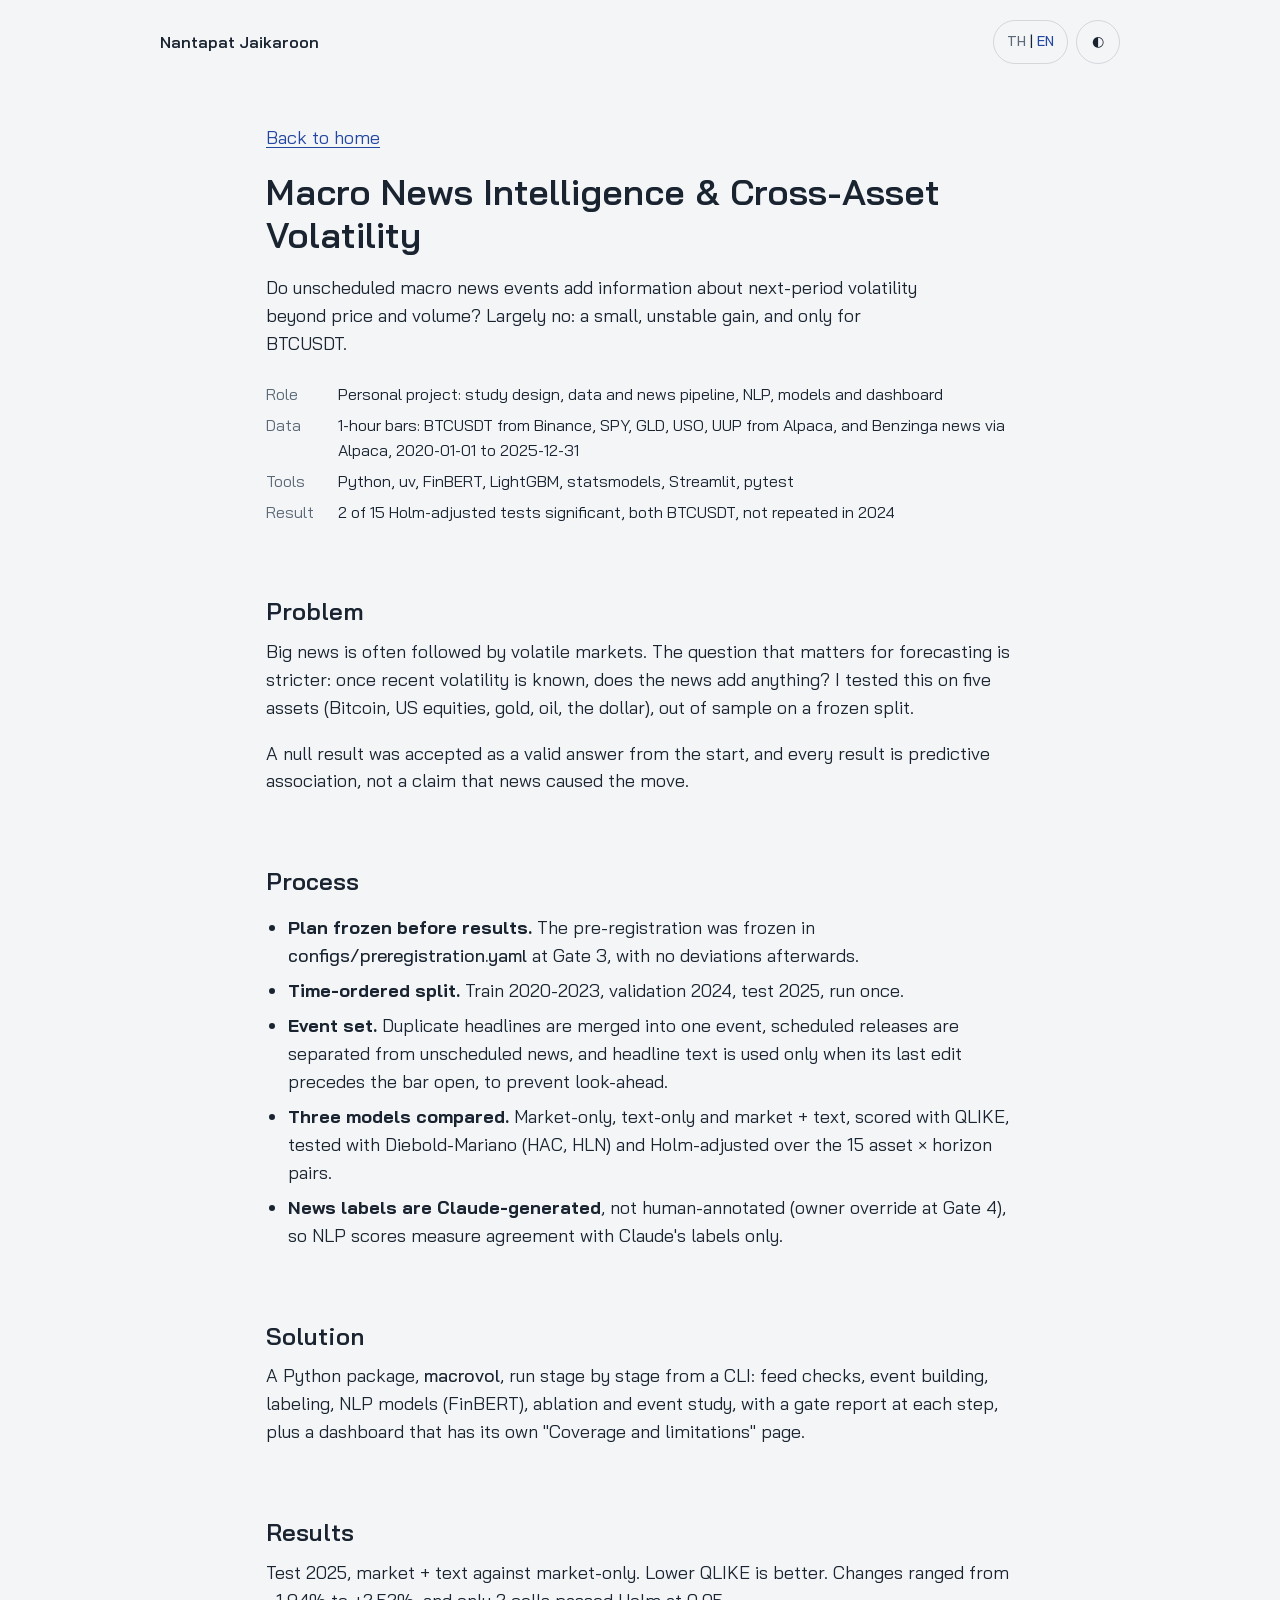
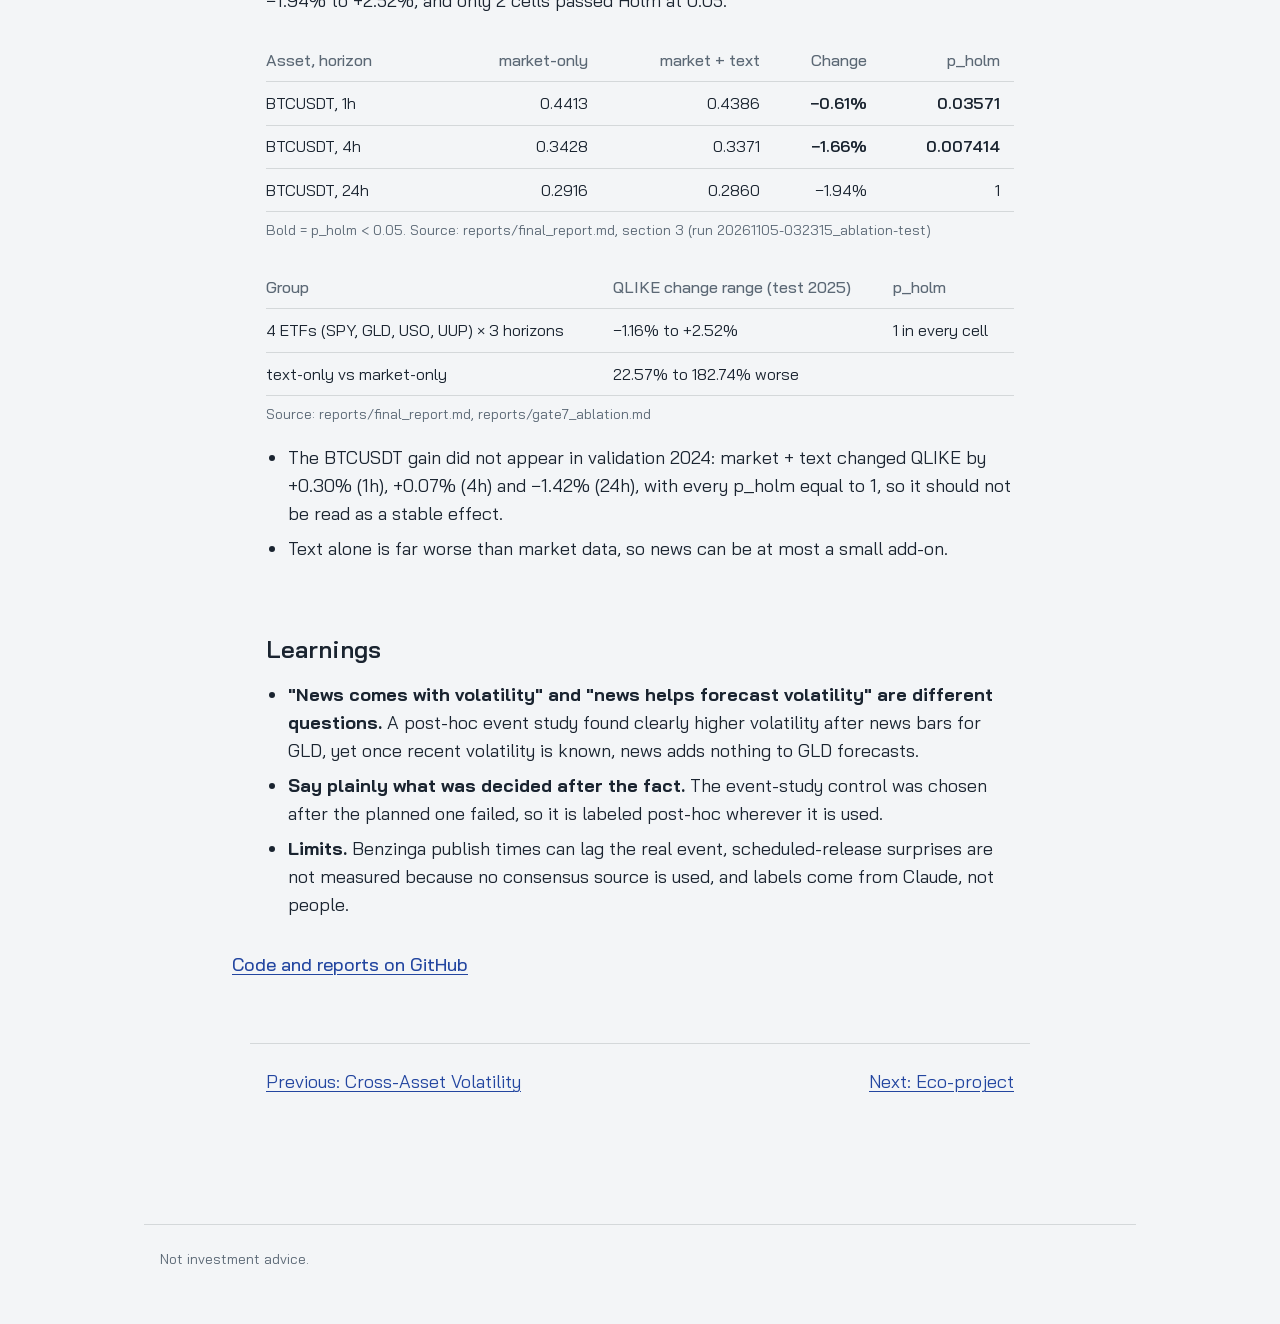
<file: projects/macro-news.html>
<!doctype html>
<html lang="en">
<head>
<meta charset="utf-8">
<meta name="viewport" content="width=device-width, initial-scale=1">
<meta name="description" content="Case study: do unscheduled macro news events add information about next-period volatility beyond price and volume?">
<title data-title-th="Macro News &amp; Volatility: case study" data-title-en="Macro News &amp; Volatility: case study">Macro News &amp; Volatility: case study</title>
<script>(function(){try{var s=sessionStorage.getItem("site-lang")}catch(e){}try{var t=localStorage.getItem("site-theme")}catch(e){}var d=document.documentElement,l=s==="th"?"th":"en";d.setAttribute("data-lang",l);d.setAttribute("lang",l);if(t==="light"||t==="dark")d.setAttribute("data-theme",t)})();</script>
<link rel="preconnect" href="https://fonts.googleapis.com">
<link rel="preconnect" href="https://fonts.gstatic.com" crossorigin>
<link rel="stylesheet" href="https://fonts.googleapis.com/css2?family=Bai+Jamjuree:wght@400;500;600&amp;display=swap">
<link rel="stylesheet" href="../css/style.css">
<script src="../js/site-config.js" defer></script>
<script src="../js/main.js" defer></script>
</head>
<body>
<header class="site-header wide">
  <a class="home" href="../index.html"><span lang="th" data-site="nameTh">นันทพัทธ์ ใจการุณ</span><span lang="en" data-site="nameEn">Nantapat Jaikaroon</span></a>
  <div class="controls">
    <button type="button" class="lang-toggle"><span data-l="th" class="off">TH</span> | <span data-l="en" class="on">EN</span><span class="sr-only" lang="th"> (เปลี่ยนภาษา)</span><span class="sr-only" lang="en"> (change language)</span></button>
    <button type="button" class="theme-toggle" data-label-th="ธีมมืด" data-label-en="Dark theme" aria-label="Dark theme" aria-pressed="false">◐</button>
  </div>
</header>

<main class="case-body">
  <header class="case-head wrap">
    <p><a href="../index.html#featured"><span lang="th">กลับหน้าแรก</span><span lang="en">Back to home</span></a></p>
    <h1><span lang="th">Macro News Intelligence &amp; Cross-Asset Volatility</span><span lang="en">Macro News Intelligence &amp; Cross-Asset Volatility</span></h1>
    <p class="lede" lang="th">ข่าวเศรษฐกิจที่ออกมาแบบไม่มีกำหนดล่วงหน้า ช่วยพยากรณ์ volatility ได้มากกว่าการใช้แค่ราคาและปริมาณซื้อขายหรือไม่ คำตอบคือแทบไม่ช่วย ดีขึ้นเล็กน้อยเฉพาะ BTCUSDT และผลไม่เสถียร</p>
    <p class="lede" lang="en">Do unscheduled macro news events add information about next-period volatility beyond price and volume? Largely no: a small, unstable gain, and only for BTCUSDT.</p>
    <dl class="case-facts">
      <dt><span lang="th">บทบาท</span><span lang="en">Role</span></dt>
      <dd><span lang="th">โปรเจกต์ส่วนตัว ออกแบบการทดลองเอง ทำ pipeline ข้อมูลราคาและข่าว โมเดล NLP โมเดลพยากรณ์ และ dashboard</span><span lang="en">Personal project: study design, data and news pipeline, NLP, models and dashboard</span></dd>
      <dt><span lang="th">ข้อมูล</span><span lang="en">Data</span></dt>
      <dd><span lang="th">แท่งราคา 1 ชั่วโมงของ BTCUSDT (Binance) และ SPY, GLD, USO, UUP (Alpaca) กับข่าว Benzinga ผ่าน Alpaca ช่วง 2020-01-01 ถึง 2025-12-31</span><span lang="en">1-hour bars: BTCUSDT from Binance, SPY, GLD, USO, UUP from Alpaca, and Benzinga news via Alpaca, 2020-01-01 to 2025-12-31</span></dd>
      <dt><span lang="th">เครื่องมือ</span><span lang="en">Tools</span></dt>
      <dd>Python, uv, FinBERT, LightGBM, statsmodels, Streamlit, pytest</dd>
      <dt><span lang="th">ผล</span><span lang="en">Result</span></dt>
      <dd><span lang="th">มีนัยสำคัญ 2 จาก 15 test (หลังปรับ Holm) ทั้งสองเป็น BTCUSDT และไม่เห็นผลแบบเดียวกันในปี 2024</span><span lang="en">2 of 15 Holm-adjusted tests significant, both BTCUSDT, not repeated in 2024</span></dd>
    </dl>
  </header>

  <section class="wrap">
    <h2><span lang="th">โจทย์</span><span lang="en">Problem</span></h2>
    <p lang="th">หลังข่าวใหญ่ ตลาดมักผันผวน แต่สำหรับการพยากรณ์ คำถามที่สำคัญกว่าคือ ถ้ารู้ volatility ล่าสุดอยู่แล้ว ข่าวยังบอกอะไรเพิ่มได้อีกไหม ผมทดสอบกับ 5 สินทรัพย์ (Bitcoin, หุ้นสหรัฐ, ทอง, น้ำมัน, ดอลลาร์) โดยพยากรณ์บนข้อมูลที่โมเดลไม่เคยเห็นทั้งหมด และแบ่งช่วงข้อมูลไว้ตายตัวตั้งแต่ก่อนเริ่ม</p>
    <p lang="en">Big news is often followed by volatile markets. The question that matters for forecasting is stricter: once recent volatility is known, does the news add anything? I tested this on five assets (Bitcoin, US equities, gold, oil, the dollar), out of sample on a frozen split.</p>
    <p lang="th">ผมตั้งไว้ตั้งแต่ต้นว่าถ้าข่าวไม่ช่วย ก็เป็นคำตอบที่รับได้ และผลทั้งหมดเป็นแค่ความสัมพันธ์ ไม่ได้บอกว่าข่าวเป็นสาเหตุที่ทำให้ราคาเคลื่อน</p>
    <p lang="en">A null result was accepted as a valid answer from the start, and every result is predictive association, not a claim that news caused the move.</p>
  </section>

  <section class="wrap">
    <h2><span lang="th">วิธีทำ</span><span lang="en">Process</span></h2>
    <ul lang="th">
      <li><strong>ล็อกแผนก่อนดูผล</strong> แผนการทดสอบ (pre-registration) ถูกล็อกไว้ใน <code>configs/preregistration.yaml</code> ตั้งแต่ Gate 3 และไม่ได้แก้อีกเลย</li>
      <li><strong>แบ่งข้อมูลตามเวลา</strong> train 2020-2023, validation 2024, test 2025 และรัน test แค่ครั้งเดียว</li>
      <li><strong>สร้างชุด event</strong> รวมข่าวซ้ำเป็น event เดียว แยกข่าวที่มีกำหนดประกาศ (เช่นตัวเลขเศรษฐกิจ) ออกจากข่าวที่ไม่มีกำหนด และใช้ข้อความข่าวเวอร์ชันที่แก้ล่าสุดก่อนแท่งราคาเปิดเท่านั้น เพื่อไม่ให้แอบใช้ข้อมูลอนาคต</li>
      <li><strong>เปรียบเทียบ 3 โมเดล</strong> market-only, text-only และ market + text วัดด้วย QLIKE ทดสอบด้วย Diebold-Mariano (HAC, HLN) และปรับ Holm รวมทั้ง 15 คู่ของสินทรัพย์ × ระยะพยากรณ์</li>
      <li><strong>label ของข่าวสร้างโดย Claude</strong> ไม่ได้ให้คนติด (ผมตัดสินใจเองที่ Gate 4) ค่า F1 ของโมเดล NLP จึงบอกแค่ว่าตรงกับ label ของ Claude แค่ไหน</li>
    </ul>
    <ul lang="en">
      <li><strong>Plan frozen before results.</strong> The pre-registration was frozen in <code>configs/preregistration.yaml</code> at Gate 3, with no deviations afterwards.</li>
      <li><strong>Time-ordered split.</strong> Train 2020-2023, validation 2024, test 2025, run once.</li>
      <li><strong>Event set.</strong> Duplicate headlines are merged into one event, scheduled releases are separated from unscheduled news, and headline text is used only when its last edit precedes the bar open, to prevent look-ahead.</li>
      <li><strong>Three models compared.</strong> Market-only, text-only and market + text, scored with QLIKE, tested with Diebold-Mariano (HAC, HLN) and Holm-adjusted over the 15 asset × horizon pairs.</li>
      <li><strong>News labels are Claude-generated</strong>, not human-annotated (owner override at Gate 4), so NLP scores measure agreement with Claude's labels only.</li>
    </ul>
  </section>

  <section class="wrap">
    <h2><span lang="th">สิ่งที่ส่งมอบ</span><span lang="en">Solution</span></h2>
    <p lang="th">package Python <code>macrovol</code> ที่สั่งรันทีละขั้นผ่าน CLI ตั้งแต่ตรวจ feed สร้าง event ติด label ฝึกโมเดล NLP (FinBERT) ไปจนถึง ablation และ event study โดยมี gate report ทุกขั้น และ dashboard ที่มีหน้า "Coverage and limitations" แยกไว้ให้เห็นข้อจำกัดชัดๆ</p>
    <p lang="en">A Python package, <code>macrovol</code>, run stage by stage from a CLI: feed checks, event building, labeling, NLP models (FinBERT), ablation and event study, with a gate report at each step, plus a dashboard that has its own "Coverage and limitations" page.</p>
  </section>

  <section class="wrap">
    <h2><span lang="th">ผลลัพธ์</span><span lang="en">Results</span></h2>
    <p lang="th">ช่วงทดสอบปี 2025 เทียบ market + text กับ market-only (QLIKE ยิ่งต่ำยิ่งดี) ค่าที่เปลี่ยนอยู่ระหว่าง −1.94% ถึง +2.52% และมีแค่ 2 ช่องที่ผ่าน Holm ที่ระดับ 0.05</p>
    <p lang="en">Test 2025, market + text against market-only. Lower QLIKE is better. Changes ranged from −1.94% to +2.52%, and only 2 cells passed Holm at 0.05.</p>

    <div class="table-scroll" lang="th" tabindex="0" role="region" data-label-th="ตาราง QLIKE ของ market + text เทียบ market-only" data-label-en="QLIKE table: market + text vs market-only" aria-label="QLIKE table: market + text vs market-only">
      <table class="result-table">
        <thead><tr><th>สินทรัพย์, ระยะพยากรณ์</th><th class="num">market-only</th><th class="num">market + text</th><th class="num">เปลี่ยน</th><th class="num">p_holm</th></tr></thead>
        <tbody>
          <tr><td>BTCUSDT, 1 ชม.</td><td class="num">0.4413</td><td class="num">0.4386</td><td class="num sig">−0.61%</td><td class="num sig">0.03571</td></tr>
          <tr><td>BTCUSDT, 4 ชม.</td><td class="num">0.3428</td><td class="num">0.3371</td><td class="num sig">−1.66%</td><td class="num sig">0.007414</td></tr>
          <tr><td>BTCUSDT, 24 ชม.</td><td class="num">0.2916</td><td class="num">0.2860</td><td class="num">−1.94%</td><td class="num">1</td></tr>
        </tbody>
      </table>
    </div>
    <div class="table-scroll" lang="en" tabindex="0" role="region" data-label-th="ตาราง QLIKE ของ market + text เทียบ market-only" data-label-en="QLIKE table: market + text vs market-only" aria-label="QLIKE table: market + text vs market-only">
      <table class="result-table">
        <thead><tr><th>Asset, horizon</th><th class="num">market-only</th><th class="num">market + text</th><th class="num">Change</th><th class="num">p_holm</th></tr></thead>
        <tbody>
          <tr><td>BTCUSDT, 1h</td><td class="num">0.4413</td><td class="num">0.4386</td><td class="num sig">−0.61%</td><td class="num sig">0.03571</td></tr>
          <tr><td>BTCUSDT, 4h</td><td class="num">0.3428</td><td class="num">0.3371</td><td class="num sig">−1.66%</td><td class="num sig">0.007414</td></tr>
          <tr><td>BTCUSDT, 24h</td><td class="num">0.2916</td><td class="num">0.2860</td><td class="num">−1.94%</td><td class="num">1</td></tr>
        </tbody>
      </table>
    </div>
    <p class="source"><span lang="th">ตัวหนา = p_holm &lt; 0.05 ที่มา: reports/final_report.md ส่วนที่ 3 (run 20261105-032315_ablation-test)</span><span lang="en">Bold = p_holm &lt; 0.05. Source: reports/final_report.md, section 3 (run 20261105-032315_ablation-test)</span></p>

    <div class="table-scroll" lang="th" tabindex="0" role="region" data-label-th="ตารางช่วง QLIKE ที่เปลี่ยนตามกลุ่ม" data-label-en="QLIKE change range by group" aria-label="QLIKE change range by group">
      <table class="result-table">
        <thead><tr><th>กลุ่ม</th><th>ช่วง QLIKE ที่เปลี่ยน (test 2025)</th><th>p_holm</th></tr></thead>
        <tbody>
          <tr><td>ETF 4 ตัว (SPY, GLD, USO, UUP) × 3 ระยะพยากรณ์</td><td>−1.16% ถึง +2.52%</td><td>1 ทุกช่อง</td></tr>
          <tr><td>text-only เทียบ market-only</td><td>แย่กว่า 22.57% ถึง 182.74%</td><td></td></tr>
        </tbody>
      </table>
    </div>
    <div class="table-scroll" lang="en" tabindex="0" role="region" data-label-th="ตารางช่วง QLIKE ที่เปลี่ยนตามกลุ่ม" data-label-en="QLIKE change range by group" aria-label="QLIKE change range by group">
      <table class="result-table">
        <thead><tr><th>Group</th><th>QLIKE change range (test 2025)</th><th>p_holm</th></tr></thead>
        <tbody>
          <tr><td>4 ETFs (SPY, GLD, USO, UUP) × 3 horizons</td><td>−1.16% to +2.52%</td><td>1 in every cell</td></tr>
          <tr><td>text-only vs market-only</td><td>22.57% to 182.74% worse</td><td></td></tr>
        </tbody>
      </table>
    </div>
    <p class="source"><span lang="th">ที่มา: reports/final_report.md, reports/gate7_ablation.md</span><span lang="en">Source: reports/final_report.md, reports/gate7_ablation.md</span></p>

    <ul lang="th">
      <li>ผลที่ดีขึ้นของ BTCUSDT ไม่เกิดในช่วง validation 2024: market + text เปลี่ยน QLIKE +0.30% (1 ชม.), +0.07% (4 ชม.) และ −1.42% (24 ชม.) โดย p_holm เป็น 1 ทั้งหมด จึงไม่ควรตีความว่าเป็นผลที่เชื่อถือได้</li>
      <li>โมเดลที่ใช้ข่าวอย่างเดียวแย่กว่าโมเดลที่ใช้ข้อมูลตลาดมาก ข่าวจึงเป็นได้แค่ส่วนเสริมเล็กๆ</li>
    </ul>
    <ul lang="en">
      <li>The BTCUSDT gain did not appear in validation 2024: market + text changed QLIKE by +0.30% (1h), +0.07% (4h) and −1.42% (24h), with every p_holm equal to 1, so it should not be read as a stable effect.</li>
      <li>Text alone is far worse than market data, so news can be at most a small add-on.</li>
    </ul>
  </section>

  <section class="wrap">
    <h2><span lang="th">สิ่งที่ได้เรียนรู้</span><span lang="en">Learnings</span></h2>
    <ul lang="th">
      <li><strong>"ข่าวมาพร้อมความผันผวน" กับ "ข่าวช่วยพยากรณ์" เป็นคนละคำถาม</strong> event study (ทำหลังเห็นผล) พบว่าหลังมีข่าว GLD ผันผวนกว่าช่วงควบคุมอย่างชัดเจน แต่ถ้ารู้ volatility ล่าสุดอยู่แล้ว ข่าวไม่ได้ช่วยพยากรณ์ GLD เลย</li>
      <li><strong>ต้องบอกให้ชัดว่าส่วนไหนคิดขึ้นทีหลัง</strong> กลุ่มควบคุมของ event study ถูกเลือกหลังจากเห็นว่าแบบที่วางแผนไว้ใช้ไม่ได้ ผมจึงติดป้าย post-hoc ไว้ทุกจุดที่ใช้</li>
      <li><strong>ข้อจำกัด</strong> เวลาที่ Benzinga เผยแพร่ข่าวอาจช้ากว่าเหตุการณ์จริง ไม่ได้วัดว่าตัวเลขเศรษฐกิจที่ประกาศตามกำหนดออกมาต่างจากที่ตลาดคาดแค่ไหน เพราะไม่มีแหล่งข้อมูลค่าคาดการณ์ (consensus) และ label มาจาก Claude ไม่ใช่คน</li>
    </ul>
    <ul lang="en">
      <li><strong>"News comes with volatility" and "news helps forecast volatility" are different questions.</strong> A post-hoc event study found clearly higher volatility after news bars for GLD, yet once recent volatility is known, news adds nothing to GLD forecasts.</li>
      <li><strong>Say plainly what was decided after the fact.</strong> The event-study control was chosen after the planned one failed, so it is labeled post-hoc wherever it is used.</li>
      <li><strong>Limits.</strong> Benzinga publish times can lag the real event, scheduled-release surprises are not measured because no consensus source is used, and labels come from Claude, not people.</li>
    </ul>
  </section>

  <p class="wrap code-link"><a href="https://github.com/Nantapatpluem/portfolio-projects/tree/main/macro-news-volatility"><span lang="th">ดูโค้ดและรายงานบน GitHub</span><span lang="en">Code and reports on GitHub</span></a></p>

  <nav class="case-nav wrap" data-label-th="กรณีศึกษา" data-label-en="Case studies" aria-label="Case studies">
    <a href="volatility.html"><span lang="th">ก่อนหน้า: Cross-Asset Volatility</span><span lang="en">Previous: Cross-Asset Volatility</span></a>
    <a href="eco-project.html"><span lang="th">ถัดไป: Eco-project</span><span lang="en">Next: Eco-project</span></a>
  </nav>
</main>

<footer class="site-footer wide">
  <p lang="th">ไม่ใช่คำแนะนำการลงทุน</p>
  <p lang="en">Not investment advice.</p>
</footer>
</body>
</html>
</file>
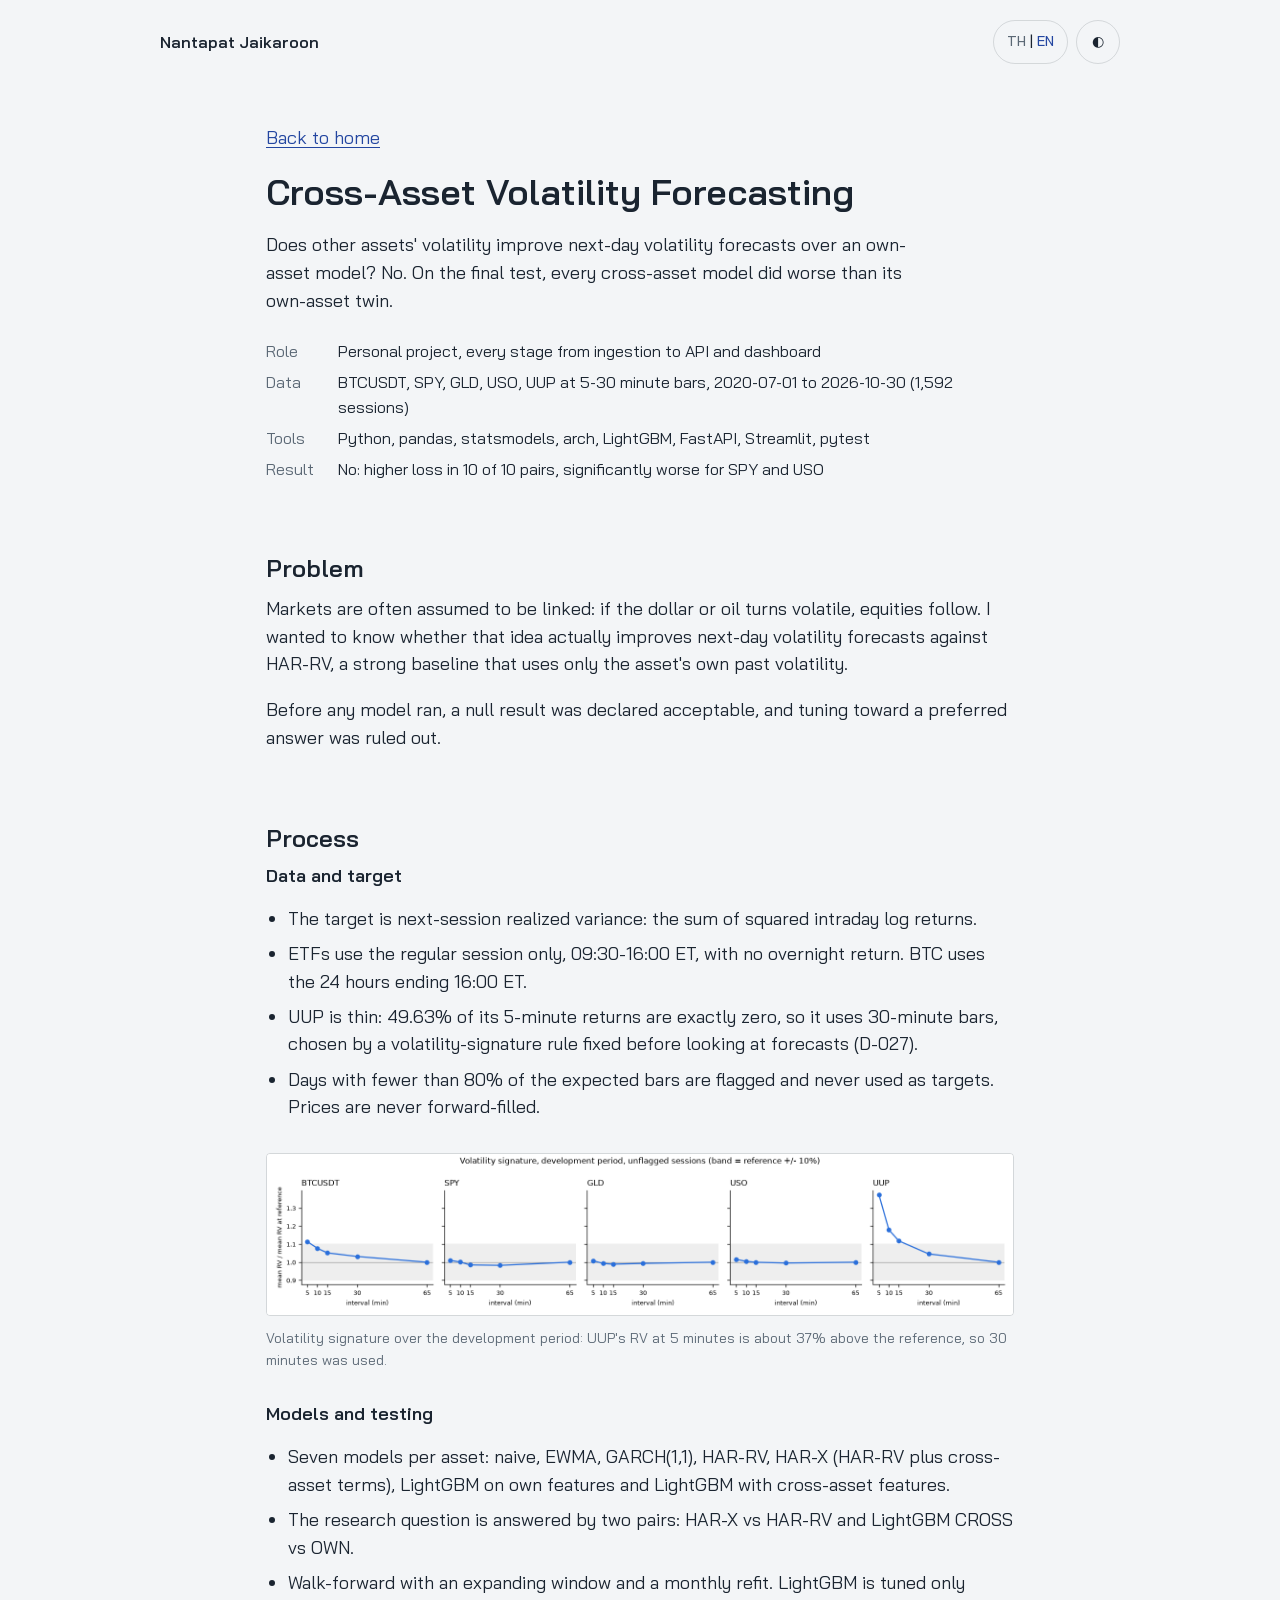
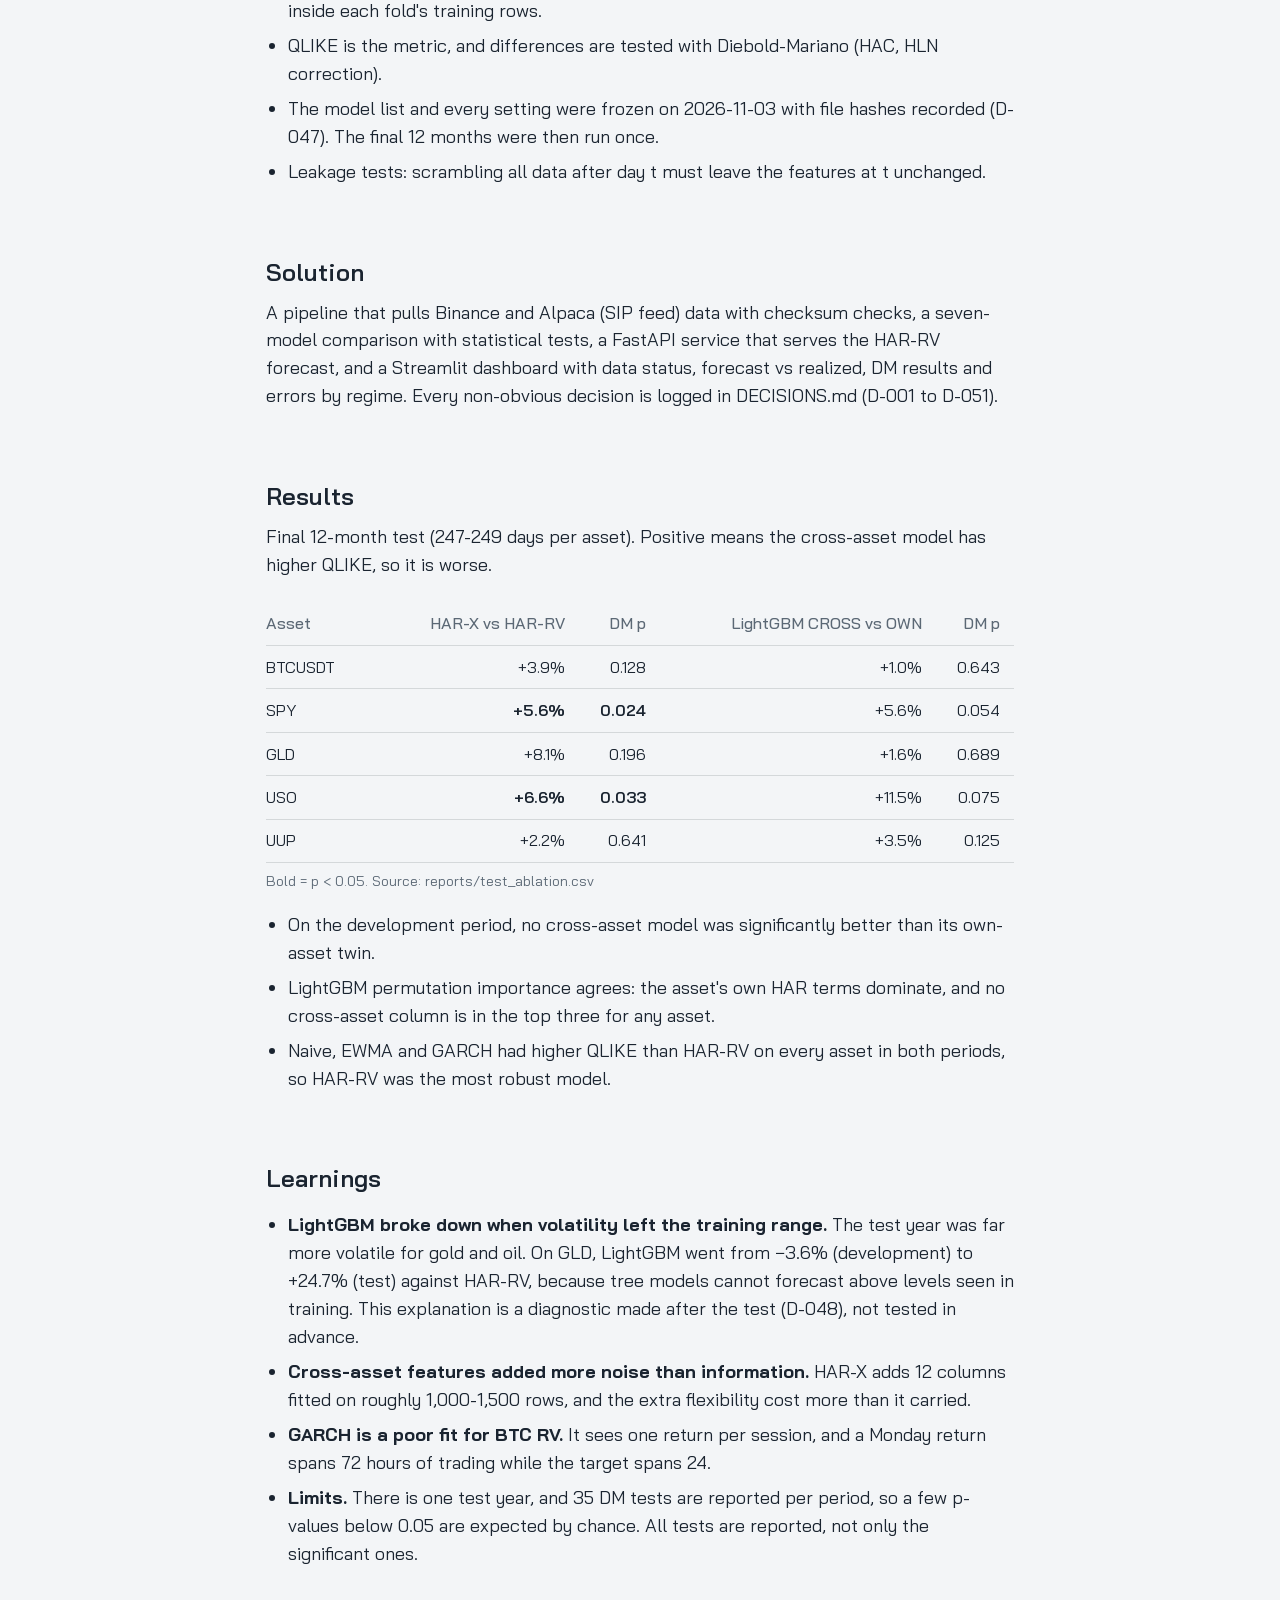
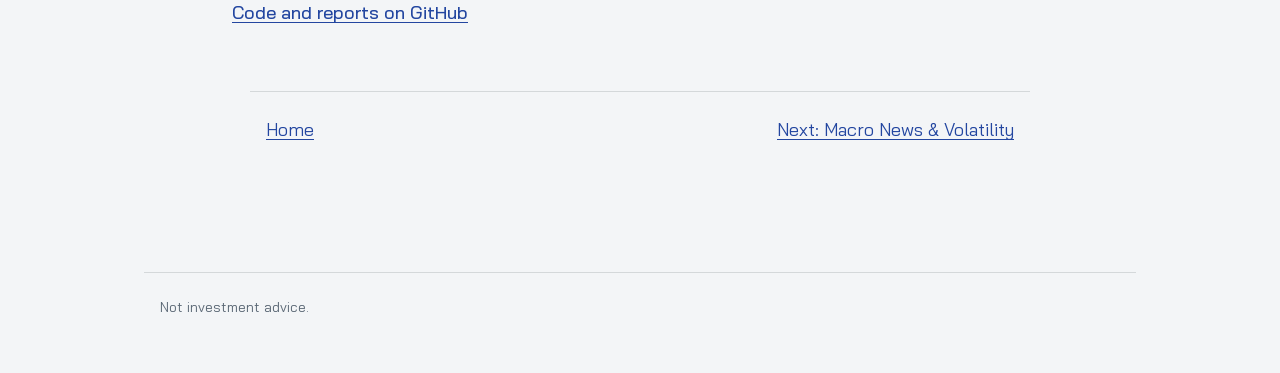
<file: projects/volatility.html>
<!doctype html>
<html lang="en">
<head>
<meta charset="utf-8">
<meta name="viewport" content="width=device-width, initial-scale=1">
<meta name="description" content="Case study: does other assets' volatility improve next-day volatility forecasts beyond HAR-RV? Tested once on a frozen 12-month out-of-sample period.">
<title data-title-th="Cross-Asset Volatility: case study" data-title-en="Cross-Asset Volatility: case study">Cross-Asset Volatility: case study</title>
<script>(function(){try{var s=sessionStorage.getItem("site-lang")}catch(e){}try{var t=localStorage.getItem("site-theme")}catch(e){}var d=document.documentElement,l=s==="th"?"th":"en";d.setAttribute("data-lang",l);d.setAttribute("lang",l);if(t==="light"||t==="dark")d.setAttribute("data-theme",t)})();</script>
<link rel="preconnect" href="https://fonts.googleapis.com">
<link rel="preconnect" href="https://fonts.gstatic.com" crossorigin>
<link rel="stylesheet" href="https://fonts.googleapis.com/css2?family=Bai+Jamjuree:wght@400;500;600&amp;display=swap">
<link rel="stylesheet" href="../css/style.css">
<script src="../js/site-config.js" defer></script>
<script src="../js/main.js" defer></script>
</head>
<body>
<header class="site-header wide">
  <a class="home" href="../index.html"><span lang="th" data-site="nameTh">นันทพัทธ์ ใจการุณ</span><span lang="en" data-site="nameEn">Nantapat Jaikaroon</span></a>
  <div class="controls">
    <button type="button" class="lang-toggle"><span data-l="th" class="off">TH</span> | <span data-l="en" class="on">EN</span><span class="sr-only" lang="th"> (เปลี่ยนภาษา)</span><span class="sr-only" lang="en"> (change language)</span></button>
    <button type="button" class="theme-toggle" data-label-th="ธีมมืด" data-label-en="Dark theme" aria-label="Dark theme" aria-pressed="false">◐</button>
  </div>
</header>

<main class="case-body">
  <header class="case-head wrap">
    <p><a href="../index.html#featured"><span lang="th">กลับหน้าแรก</span><span lang="en">Back to home</span></a></p>
    <h1><span lang="th">Cross-Asset Volatility Forecasting</span><span lang="en">Cross-Asset Volatility Forecasting</span></h1>
    <p class="lede" lang="th">ถ้าใช้ volatility ของสินทรัพย์อื่นมาช่วย จะพยากรณ์ volatility วันถัดไปได้ดีกว่าโมเดลที่ใช้ข้อมูลของตัวเองหรือไม่ คำตอบคือไม่ และในช่วงทดสอบ โมเดลที่เพิ่มข้อมูลสินทรัพย์อื่นแย่กว่าทุกคู่</p>
    <p class="lede" lang="en">Does other assets' volatility improve next-day volatility forecasts over an own-asset model? No. On the final test, every cross-asset model did worse than its own-asset twin.</p>
    <dl class="case-facts">
      <dt><span lang="th">บทบาท</span><span lang="en">Role</span></dt>
      <dd><span lang="th">โปรเจกต์ส่วนตัว ทำทุกขั้นตั้งแต่ดึงข้อมูลจนถึง API และ dashboard</span><span lang="en">Personal project, every stage from ingestion to API and dashboard</span></dd>
      <dt><span lang="th">ข้อมูล</span><span lang="en">Data</span></dt>
      <dd><span lang="th">BTCUSDT, SPY, GLD, USO, UUP แท่งราคา 5-30 นาที ช่วง 2020-07-01 ถึง 2026-10-30 (1,592 วันทำการ)</span><span lang="en">BTCUSDT, SPY, GLD, USO, UUP at 5-30 minute bars, 2020-07-01 to 2026-10-30 (1,592 sessions)</span></dd>
      <dt><span lang="th">เครื่องมือ</span><span lang="en">Tools</span></dt>
      <dd>Python, pandas, statsmodels, arch, LightGBM, FastAPI, Streamlit, pytest</dd>
      <dt><span lang="th">ผล</span><span lang="en">Result</span></dt>
      <dd><span lang="th">ไม่ช่วย: loss สูงขึ้นทั้ง 10 จาก 10 คู่ และแย่ลงอย่างมีนัยสำคัญใน SPY กับ USO</span><span lang="en">No: higher loss in 10 of 10 pairs, significantly worse for SPY and USO</span></dd>
    </dl>
  </header>

  <section class="wrap">
    <h2><span lang="th">โจทย์</span><span lang="en">Problem</span></h2>
    <p lang="th">นักลงทุนมักเชื่อว่าตลาดต่างๆ เชื่อมโยงกัน เช่น ถ้าดอลลาร์หรือน้ำมันผันผวน หุ้นก็จะผันผวนตาม ผมอยากรู้ว่าความเชื่อนี้ช่วยพยากรณ์ volatility วันถัดไปได้จริงหรือเปล่า เมื่อเทียบกับ HAR-RV ซึ่งเป็น baseline ที่ทำได้ดีอยู่แล้ว และใช้แค่ volatility ในอดีตของสินทรัพย์ตัวเอง</p>
    <p lang="en">Markets are often assumed to be linked: if the dollar or oil turns volatile, equities follow. I wanted to know whether that idea actually improves next-day volatility forecasts against HAR-RV, a strong baseline that uses only the asset's own past volatility.</p>
    <p lang="th">ก่อนเริ่ม ผมตั้งกติกาไว้ว่าถ้าผลออกมาว่าไม่ช่วย ก็รายงานตามนั้น และจะไม่จูนโมเดลเพื่อให้ได้คำตอบที่อยากได้</p>
    <p lang="en">Before any model ran, a null result was declared acceptable, and tuning toward a preferred answer was ruled out.</p>
  </section>

  <section class="wrap">
    <h2><span lang="th">วิธีทำ</span><span lang="en">Process</span></h2>
    <h3><span lang="th">ข้อมูลและค่าที่พยากรณ์</span><span lang="en">Data and target</span></h3>
    <ul lang="th">
      <li>ค่าที่พยากรณ์คือ realized variance ของวันทำการถัดไป ซึ่งคือผลรวมของ log return ระหว่างวันยกกำลังสอง</li>
      <li>หุ้นและ ETF ใช้เฉพาะช่วงตลาดเปิด 09:30-16:00 ET ไม่รวมช่วงข้ามคืน ส่วน BTC ใช้ 24 ชั่วโมงที่สิ้นสุดตอน 16:00 ET</li>
      <li>UUP มีสภาพคล่องต่ำมาก return ราย 5 นาทีเป็นศูนย์ถึง 49.63% จึงใช้ความถี่ 30 นาที ตามกฎ volatility signature ที่กำหนดไว้ก่อนดูผลพยากรณ์ (D-027)</li>
      <li>วันที่มีข้อมูลไม่ถึง 80% ของที่ควรมีจะถูกติดธงและไม่นำมาใช้เป็นค่าเป้าหมาย และไม่เติมราคาที่หายไปด้วยค่าก่อนหน้า</li>
    </ul>
    <ul lang="en">
      <li>The target is next-session realized variance: the sum of squared intraday log returns.</li>
      <li>ETFs use the regular session only, 09:30-16:00 ET, with no overnight return. BTC uses the 24 hours ending 16:00 ET.</li>
      <li>UUP is thin: 49.63% of its 5-minute returns are exactly zero, so it uses 30-minute bars, chosen by a volatility-signature rule fixed before looking at forecasts (D-027).</li>
      <li>Days with fewer than 80% of the expected bars are flagged and never used as targets. Prices are never forward-filled.</li>
    </ul>

    <figure class="case-figure">
      <a href="../assets/img/vol-rv-signature.png" class="img-link"><img src="../assets/img/vol-rv-signature.png" width="1560" height="336" loading="lazy" alt="Volatility signature plots for five assets" data-alt-th="กราฟ volatility signature ของ 5 สินทรัพย์ UUP มีค่าเกินแถบ ±10% มากที่ช่วง 5 นาที" data-alt-en="Volatility signature plots for five assets; UUP rises far above the ±10% band at 5 minutes"></a>
      <figcaption>
        <span lang="th">volatility signature ในช่วงพัฒนาโมเดล: RV ของ UUP ที่ความถี่ 5 นาทีสูงกว่าค่าอ้างอิงราว 37% จึงเลือกใช้ 30 นาที</span>
        <span lang="en">Volatility signature over the development period: UUP's RV at 5 minutes is about 37% above the reference, so 30 minutes was used.</span>
      </figcaption>
    </figure>

    <h3><span lang="th">โมเดลและการทดสอบ</span><span lang="en">Models and testing</span></h3>
    <ul lang="th">
      <li>ใช้ 7 โมเดลต่อสินทรัพย์: naive, EWMA, GARCH(1,1), HAR-RV, HAR-X (HAR-RV + ข้อมูลสินทรัพย์อื่น), LightGBM ที่ใช้แค่ข้อมูลตัวเอง และ LightGBM ที่เพิ่มข้อมูลสินทรัพย์อื่น</li>
      <li>ตอบคำถามด้วยการเทียบ 2 คู่: HAR-X กับ HAR-RV และ LightGBM CROSS กับ OWN</li>
      <li>ใช้ walk-forward แบบ expanding window และ refit ทุกเดือน ส่วน LightGBM จูนเฉพาะกับข้อมูล train ของแต่ละ fold</li>
      <li>วัดด้วย QLIKE และทดสอบความต่างด้วย Diebold-Mariano (HAC, HLN)</li>
      <li>ล็อกรายชื่อโมเดลและทุกค่าไว้เมื่อ 2026-11-03 พร้อมบันทึก hash ของไฟล์ (D-047) แล้วจึงรันกับ 12 เดือนสุดท้ายเพียงครั้งเดียว</li>
      <li>มี test กันการแอบใช้ข้อมูลอนาคต: ถ้าเปลี่ยนข้อมูลหลังวัน t เป็นค่าสุ่ม feature ของวัน t ต้องเหมือนเดิม</li>
    </ul>
    <ul lang="en">
      <li>Seven models per asset: naive, EWMA, GARCH(1,1), HAR-RV, HAR-X (HAR-RV plus cross-asset terms), LightGBM on own features and LightGBM with cross-asset features.</li>
      <li>The research question is answered by two pairs: HAR-X vs HAR-RV and LightGBM CROSS vs OWN.</li>
      <li>Walk-forward with an expanding window and a monthly refit. LightGBM is tuned only inside each fold's training rows.</li>
      <li>QLIKE is the metric, and differences are tested with Diebold-Mariano (HAC, HLN correction).</li>
      <li>The model list and every setting were frozen on 2026-11-03 with file hashes recorded (D-047). The final 12 months were then run once.</li>
      <li>Leakage tests: scrambling all data after day t must leave the features at t unchanged.</li>
    </ul>
  </section>

  <section class="wrap">
    <h2><span lang="th">สิ่งที่ส่งมอบ</span><span lang="en">Solution</span></h2>
    <p lang="th">pipeline ดึงข้อมูลจาก Binance และ Alpaca (feed SIP) พร้อมตรวจ checksum, ผลเปรียบเทียบ 7 โมเดลพร้อมสถิติทดสอบ, API (FastAPI) สำหรับขอค่าพยากรณ์ HAR-RV และ dashboard (Streamlit) ที่แสดงข้อมูล ค่าพยากรณ์เทียบค่าจริง ผล DM test และ error แยกตามสภาวะตลาด ส่วนการตัดสินใจที่ต้องเลือกทางทุกข้อบันทึกไว้ใน DECISIONS.md (D-001 ถึง D-051)</p>
    <p lang="en">A pipeline that pulls Binance and Alpaca (SIP feed) data with checksum checks, a seven-model comparison with statistical tests, a FastAPI service that serves the HAR-RV forecast, and a Streamlit dashboard with data status, forecast vs realized, DM results and errors by regime. Every non-obvious decision is logged in DECISIONS.md (D-001 to D-051).</p>
  </section>

  <section class="wrap">
    <h2><span lang="th">ผลลัพธ์</span><span lang="en">Results</span></h2>
    <p lang="th">ช่วงทดสอบ 12 เดือนสุดท้าย (247-249 วันต่อสินทรัพย์) ค่าบวกหมายถึงโมเดลที่เพิ่มข้อมูลสินทรัพย์อื่นมี QLIKE สูงกว่า ซึ่งแปลว่าแย่กว่า</p>
    <p lang="en">Final 12-month test (247-249 days per asset). Positive means the cross-asset model has higher QLIKE, so it is worse.</p>

    <div class="table-scroll" lang="th" tabindex="0" role="region" data-label-th="ตารางผลทดสอบโมเดลข้ามสินทรัพย์" data-label-en="Cross-asset model test results" aria-label="Cross-asset model test results">
      <table class="result-table">
        <thead><tr><th>สินทรัพย์</th><th class="num">HAR-X เทียบ HAR-RV</th><th class="num">DM p</th><th class="num">LightGBM CROSS เทียบ OWN</th><th class="num">DM p</th></tr></thead>
        <tbody>
          <tr><td>BTCUSDT</td><td class="num">+3.9%</td><td class="num">0.128</td><td class="num">+1.0%</td><td class="num">0.643</td></tr>
          <tr><td>SPY</td><td class="num sig">+5.6%</td><td class="num sig">0.024</td><td class="num">+5.6%</td><td class="num">0.054</td></tr>
          <tr><td>GLD</td><td class="num">+8.1%</td><td class="num">0.196</td><td class="num">+1.6%</td><td class="num">0.689</td></tr>
          <tr><td>USO</td><td class="num sig">+6.6%</td><td class="num sig">0.033</td><td class="num">+11.5%</td><td class="num">0.075</td></tr>
          <tr><td>UUP</td><td class="num">+2.2%</td><td class="num">0.641</td><td class="num">+3.5%</td><td class="num">0.125</td></tr>
        </tbody>
      </table>
    </div>
    <div class="table-scroll" lang="en" tabindex="0" role="region" data-label-th="ตารางผลทดสอบโมเดลข้ามสินทรัพย์" data-label-en="Cross-asset model test results" aria-label="Cross-asset model test results">
      <table class="result-table">
        <thead><tr><th>Asset</th><th class="num">HAR-X vs HAR-RV</th><th class="num">DM p</th><th class="num">LightGBM CROSS vs OWN</th><th class="num">DM p</th></tr></thead>
        <tbody>
          <tr><td>BTCUSDT</td><td class="num">+3.9%</td><td class="num">0.128</td><td class="num">+1.0%</td><td class="num">0.643</td></tr>
          <tr><td>SPY</td><td class="num sig">+5.6%</td><td class="num sig">0.024</td><td class="num">+5.6%</td><td class="num">0.054</td></tr>
          <tr><td>GLD</td><td class="num">+8.1%</td><td class="num">0.196</td><td class="num">+1.6%</td><td class="num">0.689</td></tr>
          <tr><td>USO</td><td class="num sig">+6.6%</td><td class="num sig">0.033</td><td class="num">+11.5%</td><td class="num">0.075</td></tr>
          <tr><td>UUP</td><td class="num">+2.2%</td><td class="num">0.641</td><td class="num">+3.5%</td><td class="num">0.125</td></tr>
        </tbody>
      </table>
    </div>
    <p class="source"><span lang="th">ตัวหนา = p &lt; 0.05 ที่มา: reports/test_ablation.csv</span><span lang="en">Bold = p &lt; 0.05. Source: reports/test_ablation.csv</span></p>

    <ul lang="th">
      <li>ในช่วงพัฒนาโมเดล ไม่มีโมเดลที่ใช้ข้อมูลสินทรัพย์อื่นตัวไหนดีกว่าคู่เทียบอย่างมีนัยสำคัญ</li>
      <li>permutation importance ของ LightGBM ก็ให้ภาพเดียวกัน คือ HAR ของสินทรัพย์ตัวเองสำคัญที่สุด และไม่มีคอลัมน์จากสินทรัพย์อื่นติด 3 อันดับแรกเลยสักสินทรัพย์</li>
      <li>naive, EWMA และ GARCH มี QLIKE สูงกว่า HAR-RV ในทุกสินทรัพย์ทั้งสองช่วง HAR-RV จึงเป็นโมเดลที่เสถียรที่สุด</li>
    </ul>
    <ul lang="en">
      <li>On the development period, no cross-asset model was significantly better than its own-asset twin.</li>
      <li>LightGBM permutation importance agrees: the asset's own HAR terms dominate, and no cross-asset column is in the top three for any asset.</li>
      <li>Naive, EWMA and GARCH had higher QLIKE than HAR-RV on every asset in both periods, so HAR-RV was the most robust model.</li>
    </ul>
  </section>

  <section class="wrap">
    <h2><span lang="th">สิ่งที่ได้เรียนรู้</span><span lang="en">Learnings</span></h2>
    <ul lang="th">
      <li><strong>LightGBM พังเมื่อ volatility สูงเกินช่วงที่เคยเห็น</strong> ในปีทดสอบ ทองและน้ำมันผันผวนกว่าช่วง train มาก ผลของ LightGBM บน GLD เมื่อเทียบกับ HAR-RV เปลี่ยนจาก −3.6% (ช่วงพัฒนา) เป็น +24.7% (ช่วงทดสอบ) เพราะโมเดลแบบต้นไม้พยากรณ์ค่าที่สูงกว่าที่เคยเห็นตอน train ไม่ได้ คำอธิบายนี้มาจากการวิเคราะห์หลังเห็นผลทดสอบแล้ว (D-048) ไม่ได้ตั้งสมมติฐานไว้ก่อน</li>
      <li><strong>ข้อมูลสินทรัพย์อื่นเพิ่ม noise มากกว่าเพิ่มข้อมูลที่มีประโยชน์</strong> HAR-X เพิ่ม 12 คอลัมน์ ขณะที่มีข้อมูลแค่ราว 1,000-1,500 แถว ความยืดหยุ่นที่ได้เพิ่มมาไม่คุ้มกับ noise ที่ตามมา</li>
      <li><strong>GARCH ไม่เหมาะกับ BTC</strong> เพราะ GARCH เห็น return แค่วันละค่า และ return ของวันจันทร์ครอบคลุม 72 ชั่วโมง ขณะที่ค่าเป้าหมายครอบคลุมแค่ 24 ชั่วโมง</li>
      <li><strong>ข้อจำกัด</strong> มีปีทดสอบแค่ปีเดียว และรายงาน DM test 35 ครั้งต่อช่วง จึงคาดได้ว่าจะมีค่า p ต่ำกว่า 0.05 บางค่าโดยบังเอิญ ผมจึงรายงานทุก test ไม่ใช่เฉพาะตัวที่มีนัยสำคัญ</li>
    </ul>
    <ul lang="en">
      <li><strong>LightGBM broke down when volatility left the training range.</strong> The test year was far more volatile for gold and oil. On GLD, LightGBM went from −3.6% (development) to +24.7% (test) against HAR-RV, because tree models cannot forecast above levels seen in training. This explanation is a diagnostic made after the test (D-048), not tested in advance.</li>
      <li><strong>Cross-asset features added more noise than information.</strong> HAR-X adds 12 columns fitted on roughly 1,000-1,500 rows, and the extra flexibility cost more than it carried.</li>
      <li><strong>GARCH is a poor fit for BTC RV.</strong> It sees one return per session, and a Monday return spans 72 hours of trading while the target spans 24.</li>
      <li><strong>Limits.</strong> There is one test year, and 35 DM tests are reported per period, so a few p-values below 0.05 are expected by chance. All tests are reported, not only the significant ones.</li>
    </ul>
  </section>

  <p class="wrap code-link"><a href="https://github.com/Nantapatpluem/portfolio-projects/tree/main/cross-asset-volatility"><span lang="th">ดูโค้ดและรายงานบน GitHub</span><span lang="en">Code and reports on GitHub</span></a></p>

  <nav class="case-nav wrap" data-label-th="กรณีศึกษา" data-label-en="Case studies" aria-label="Case studies">
    <a href="../index.html"><span lang="th">หน้าแรก</span><span lang="en">Home</span></a>
    <a href="macro-news.html"><span lang="th">ถัดไป: Macro News &amp; Volatility</span><span lang="en">Next: Macro News &amp; Volatility</span></a>
  </nav>
</main>

<footer class="site-footer wide">
  <p lang="th">ไม่ใช่คำแนะนำการลงทุน</p>
  <p lang="en">Not investment advice.</p>
</footer>
</body>
</html>
</file>
<file: css/style.css>
/* Tokens ------------------------------------------------------------- */
:root {
  --paper: #F3F5F7;
  --ink: #1A2430;
  --muted: #5B6875;
  --band: #C9D8EA;
  --cobalt: #2346A0;
  --realized: #A3244A;
  --rule: rgba(26, 36, 48, 0.14);
  color-scheme: light;

  --fs-sm: 0.875rem;
  --fs-base: 1rem;
  --fs-md: 1.125rem;
  --fs-lg: 1.5rem;
  --fs-xl: 2.25rem;
  --fs-hero: 3.25rem;

  --font: "Bai Jamjuree", system-ui, "Leelawadee UI", "Noto Sans Thai", sans-serif;
  --gutter: 16px;
}

@media (prefers-color-scheme: dark) {
  :root:not([data-theme="light"]) {
    --paper: #0F1620;
    --ink: #DDE4EC;
    --muted: #8A97A5;
    --band: #24364F;
    --cobalt: #7FA2E8;
    --realized: #E07A98;
    --rule: rgba(221, 228, 236, 0.14);
    color-scheme: dark;
  }
}

:root[data-theme="dark"] {
  --paper: #0F1620;
  --ink: #DDE4EC;
  --muted: #8A97A5;
  --band: #24364F;
  --cobalt: #7FA2E8;
  --realized: #E07A98;
  --rule: rgba(221, 228, 236, 0.14);
  color-scheme: dark;
}

/* Language switching: hide the language not chosen. No JS = both show. */
html[data-lang="th"] [lang="en"],
html[data-lang="en"] [lang="th"] {
  display: none !important;
}

/* Base ---------------------------------------------------------------- */
*,
*::before,
*::after { box-sizing: border-box; }

html { -webkit-text-size-adjust: 100%; }

body {
  margin: 0;
  background: var(--paper);
  color: var(--ink);
  font-family: var(--font);
  font-size: var(--fs-md);
  font-weight: 400;
  line-height: 1.55;
  font-variant-numeric: tabular-nums;
}

:lang(th) { line-height: 1.7; }

p, li, h1, h2, h3, td, th, figcaption { overflow-wrap: anywhere; }

h1, h2, h3 {
  font-weight: 600;
  line-height: 1.2;
  margin: 0 0 0.5em;
}
h1:lang(th), h2:lang(th), h3:lang(th) { line-height: 1.4; }

h1 { font-size: var(--fs-xl); }
h2 { font-size: var(--fs-lg); margin-top: 2.5rem; }
h3 { font-size: var(--fs-md); font-weight: 600; }

p { margin: 0 0 1em; }

a { color: var(--cobalt); text-underline-offset: 0.18em; text-decoration-thickness: 1px; }
a:hover { text-decoration-thickness: 2px; }

:focus-visible {
  outline: 2px solid var(--cobalt);
  outline-offset: 3px;
  border-radius: 2px;
}

img, svg { max-width: 100%; height: auto; display: block; }

code { font-family: inherit; font-size: 1em; font-weight: 500; }

/* visible to screen readers only */
.sr-only {
  position: absolute;
  width: 1px;
  height: 1px;
  margin: -1px;
  padding: 0;
  overflow: hidden;
  clip: rect(0 0 0 0);
  white-space: nowrap;
  border: 0;
}

/* Layout -------------------------------------------------------------- */
.wrap,
.wide {
  width: 100%;
  margin-inline: auto;
  padding-inline: var(--gutter);
}
.wrap { max-width: calc(68ch + 2 * var(--gutter)); }
.wide { max-width: calc(960px + 2 * var(--gutter)); }

/* Measure applies to text inside wide blocks too. */
.wide > p,
.wide > h2,
.wide > ul,
.wide > figcaption { max-width: 68ch; }

main { padding-bottom: 4rem; }
section { margin-top: 4.5rem; }

/* Header -------------------------------------------------------------- */
.site-header {
  display: flex;
  align-items: center;
  justify-content: space-between;
  gap: 1rem;
  padding-block: 1.25rem;
}
.site-header .home {
  color: var(--ink);
  text-decoration: none;
  font-weight: 600;
  font-size: var(--fs-base);
}
.controls { display: flex; gap: 0.5rem; }

.lang-toggle,
.theme-toggle {
  font: inherit;
  font-size: var(--fs-sm);
  font-weight: 500;
  color: var(--ink);
  background: transparent;
  border: 1px solid var(--rule);
  border-radius: 999px;
  padding: 0.35rem 0.8rem;
  min-height: 44px;
  min-width: 44px;
  cursor: pointer;
}
.lang-toggle:hover,
.theme-toggle:hover { border-color: var(--muted); }
.lang-toggle .on { color: var(--cobalt); }
.lang-toggle .off { color: var(--muted); }

/* Intro --------------------------------------------------------------- */
#intro { margin-top: 2.5rem; }
.hero-title {
  font-size: var(--fs-hero);
  font-weight: 600;
  line-height: 1.12;
  letter-spacing: -0.01em;
  max-width: 22ch;
  margin-bottom: 2rem;
}
.hero-title:lang(th) { font-size: calc(var(--fs-hero) * 0.8); line-height: 1.35; max-width: 30ch; }

.hero-chart { margin: 0; }
.hero-chart svg { width: 100%; }
.hero-chart text { fill: var(--muted); font-family: var(--font); font-size: 13px; }
.hero-chart .grid { stroke: var(--rule); stroke-width: 1; }
.hero-chart .forecast { fill: none; stroke: var(--cobalt); stroke-width: 2; }
.hero-chart .realized { fill: none; stroke: var(--realized); stroke-width: 1.25; opacity: 0.9; }
.hero-chart .band { fill: var(--band); }

/* --len = path length in viewBox units, written by scripts/build_hero_svg.py */
.line-draw {
  stroke-dasharray: var(--len);
  stroke-dashoffset: 0;
  animation: draw 1.6s ease-out both;
}
@keyframes draw {
  from { stroke-dashoffset: var(--len); }
  to { stroke-dashoffset: 0; }
}

.legend {
  display: flex;
  flex-wrap: wrap;
  gap: 0.5rem 1.25rem;
  margin: 0.75rem 0 0;
  padding: 0;
  list-style: none;
  font-size: var(--fs-sm);
  color: var(--muted);
}
.legend .key {
  display: inline-block;
  width: 1.4em;
  height: 0.6em;
  margin-right: 0.4em;
  vertical-align: middle;
}
.key-forecast { border-top: 2px solid var(--cobalt); height: 0 !important; }
.key-realized { border-top: 2px solid var(--realized); height: 0 !important; }
.key-band { background: var(--band); border: 1px solid var(--muted); }

.caption,
figcaption {
  font-size: var(--fs-sm);
  color: var(--muted);
  margin-top: 0.75rem;
}
.result-line {
  font-size: var(--fs-md);
  margin-top: 1.25rem;
}

/* Featured rows ------------------------------------------------------- */
.project-row {
  display: grid;
  grid-template-columns: 1fr;
  gap: 0.75rem 3rem;
  padding-block: 2.25rem;
  border-top: 1px solid var(--rule);
}
.project-row:first-of-type { border-top: 0; padding-top: 0.5rem; }
.project-row h3 { font-size: var(--fs-lg); margin: 0; }
.project-row .q { color: var(--muted); margin: 0; }
.project-row .a { margin: 0; }
.figure-num {
  display: inline-block;
  font-weight: 600;
  font-size: var(--fs-md);
  background: var(--band);
  padding: 0.2rem 0.55rem;
  border-radius: 4px;
  margin: 0.25rem 0 0.5rem;
}
.project-row .more { font-weight: 500; }

@media (min-width: 820px) {
  .project-row {
    grid-template-columns: minmax(0, 5fr) minmax(0, 6fr);
    align-items: start;
  }
  .project-row .side-q { grid-column: 1; }
  .project-row .side-a { grid-column: 2; }
}

/* Other work ---------------------------------------------------------- */
.other-list { list-style: none; margin: 0; padding: 0; }
.other-list li {
  padding-block: 1.1rem;
  border-top: 1px solid var(--rule);
}
.other-list li:first-child { border-top: 0; }
.other-list .name { font-weight: 600; display: block; }
.other-list .tools { color: var(--muted); font-size: var(--fs-sm); display: block; margin-bottom: 0.3rem; }

/* About / contact ----------------------------------------------------- */
.contact { list-style: none; padding: 0; margin: 1rem 0 0; display: flex; flex-wrap: wrap; gap: 0.5rem 1.5rem; }
.contact a { font-weight: 500; }

/* Footer -------------------------------------------------------------- */
.site-footer {
  margin-top: 4rem;
  padding-block: 1.5rem 2.5rem;
  border-top: 1px solid var(--rule);
  font-size: var(--fs-sm);
  color: var(--muted);
}

/* Case study ---------------------------------------------------------- */
.case-head { margin-top: 2.5rem; }
.case-head .lede { font-size: var(--fs-md); max-width: 60ch; }
.case-facts {
  display: grid;
  grid-template-columns: max-content 1fr;
  gap: 0.4rem 1.5rem;
  margin: 1.5rem 0 0;
  font-size: var(--fs-base);
}
.case-facts dt { color: var(--muted); }
.case-facts dd { margin: 0; }
@media (max-width: 480px) {
  .case-facts { grid-template-columns: 1fr; }
  .case-facts dd { margin-bottom: 0.5rem; }
}

.case-body h2 { margin-top: 3rem; }
.case-body ul { padding-left: 1.2em; }
.case-body li { margin-bottom: 0.4em; }
.case-figure { margin: 2rem 0; }
.case-figure img { border: 1px solid var(--rule); border-radius: 4px; }

.table-scroll { overflow-x: auto; margin: 1.5rem 0 0.5rem; }
.result-table {
  border-collapse: collapse;
  width: 100%;
  font-size: var(--fs-base);
  min-width: 30rem;
}
.result-table th,
.result-table td {
  overflow-wrap: normal;
  text-align: left;
  padding: 0.55rem 0.9rem 0.55rem 0;
  border-bottom: 1px solid var(--rule);
  vertical-align: top;
}
.result-table th { font-weight: 500; color: var(--muted); }
.result-table td.num,
.result-table th.num { text-align: right; }
.result-table .sig { font-weight: 600; }
.source { font-size: var(--fs-sm); color: var(--muted); }

.case-nav {
  display: flex;
  justify-content: space-between;
  flex-wrap: wrap;
  gap: 1rem;
  margin-top: 4rem;
  padding-top: 1.5rem;
  border-top: 1px solid var(--rule);
}

/* Motion preference --------------------------------------------------- */
@media (prefers-reduced-motion: reduce) {
  .line-draw { animation: none; stroke-dasharray: none; }
  * { scroll-behavior: auto !important; }
}

@media print {
  .line-draw { animation: none; stroke-dasharray: none; }
}

@media (max-width: 600px) {
  :root { --fs-hero: 2.25rem; --fs-xl: 1.75rem; }
  section { margin-top: 3.5rem; }
  /* the 960-unit chart renders at ~35% here, so scale strokes and labels back up */
  .hero-chart .forecast { stroke-width: 5; }
  .hero-chart .realized { stroke-width: 3; }
  .hero-chart text { font-size: 30px; }
  .result-table td.num, .result-table th.num { white-space: nowrap; }
}

/* Code links ---------------------------------------------------------- */
.other-list .code { display: block; width: fit-content; margin-top: 0.4rem; font-size: var(--fs-sm); font-weight: 500; }
.code-link { margin-top: 2rem; font-weight: 500; }

/* Profile page -------------------------------------------------------- */
.profile-head { display: grid; grid-template-columns: 9rem 1fr; gap: 1.5rem; align-items: center; }
.profile-photo { width: 9rem; aspect-ratio: 480 / 561; object-fit: cover; border-radius: 6px; border: 1px solid var(--rule); }
.profile-head h1 { margin-top: 0; }
.profile-head .lede:last-child { margin-bottom: 0; }
@media (max-width: 480px) {
  .profile-head { grid-template-columns: 1fr; gap: 1rem; }
  .profile-photo { width: 8rem; }
}
.case-body .contact { padding-left: 0; }

/* Thai phrase groups: keep each phrase on one line where it fits */
.ph { display: inline-block; }
@media (max-width: 480px) {
  .hero-title:lang(th) { font-size: 1.5rem; }
}
</file>
